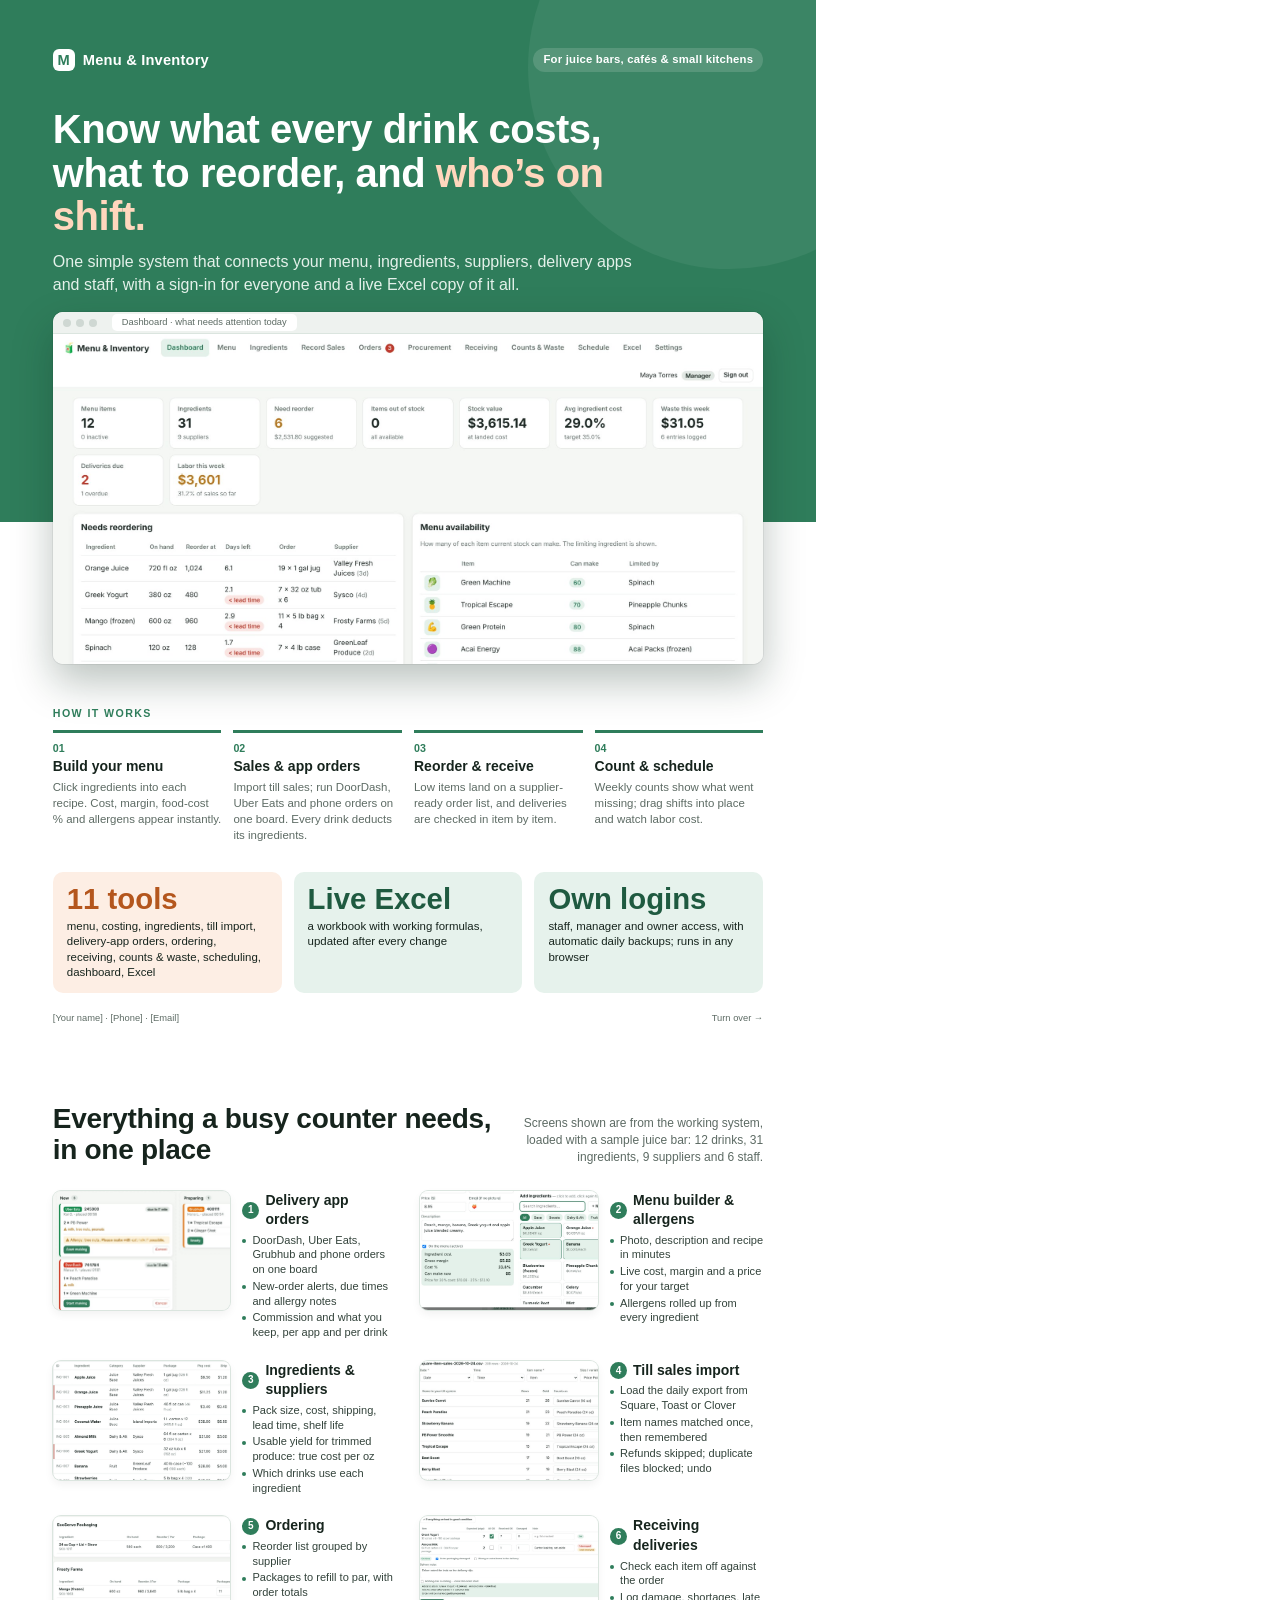
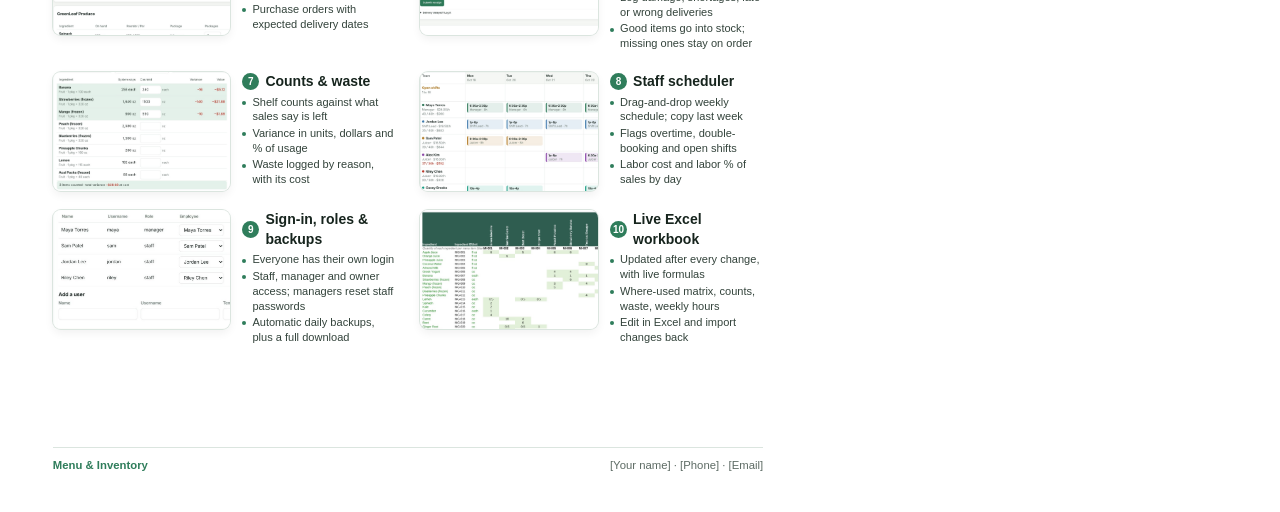
<file: docs/brochure/brochure.html>
<!doctype html>
<html lang="en">
<head>
<meta charset="utf-8">
<title>Menu &amp; Inventory brochure</title>
<style>
  @page { size: Letter; margin: 0; }
  :root {
    --green: #2f7d5b; --green-dark: #1f5a40; --green-soft: #e6f2ec; --ink: #16241d; --muted: #5d6b64;
    --line: #dbe5df; --peach: #f0884b; --peach-soft: #fdeee4;
  }
  * { box-sizing: border-box; margin: 0; padding: 0; }
  html { -webkit-print-color-adjust: exact; print-color-adjust: exact; }
  body { font-family: Inter, "Liberation Sans", sans-serif; color: var(--ink); font-size: 9.5pt; line-height: 1.4; }
  .page { width: 8.5in; height: 11in; position: relative; overflow: hidden; page-break-after: always; background: #fff; }
  .page:last-child { page-break-after: auto; }
  b, strong { font-weight: 650; }

  /* ---------- front ---------- */
  .hero { background: var(--green); color: #fff; padding: 0.5in 0.55in 2.35in; position: relative; }
  .hero::after { content: ""; position: absolute; right: -1.2in; top: -1.4in; width: 4.2in; height: 4.2in; border-radius: 50%;
    background: rgba(255,255,255,.06); }
  .brand { display: flex; align-items: center; gap: 8px; font-weight: 700; font-size: 11pt; letter-spacing: .2px; }
  .mark { width: 22px; height: 22px; border-radius: 6px; background: #fff; color: var(--green); display: grid; place-items: center;
    font-size: 11pt; font-weight: 800; }
  .tag { margin-left: auto; font-size: 8.5pt; font-weight: 600; background: rgba(255,255,255,.14); padding: 4px 10px; border-radius: 999px; }
  .hero h1 { font-family: "Inter Display", Inter, sans-serif; font-size: 30pt; line-height: 1.08; font-weight: 750; letter-spacing: -0.5px;
    margin-top: 0.38in; max-width: 6.6in; }
  .hero h1 em { font-style: normal; color: #ffd7bd; }
  .hero p.sub { font-size: 12pt; line-height: 1.45; margin-top: 12px; max-width: 6.1in; color: #e4f1ea; }

  .shot { position: absolute; left: 0.55in; right: 0.55in; top: 3.25in; border-radius: 10px; overflow: hidden; background: #fff;
    box-shadow: 0 18px 40px rgba(10, 40, 25, .28), 0 0 0 1px rgba(0,0,0,.06); }
  .shot .bar { height: 22px; background: #eef2ef; display: flex; align-items: center; gap: 5px; padding: 0 10px; border-bottom: 1px solid var(--line); }
  .shot .bar i { width: 8px; height: 8px; border-radius: 50%; background: #cfd8d3; display: block; }
  .shot .bar span { margin-left: 10px; font-size: 7pt; color: var(--muted); background: #fff; border-radius: 5px; padding: 2px 10px; }
  .shot img { display: block; width: 100%; }

  .front-body { position: absolute; left: 0.55in; right: 0.55in; top: 7.35in; }
  h2.kicker { font-size: 8pt; text-transform: uppercase; letter-spacing: 1.4px; color: var(--green); font-weight: 750; margin-bottom: 9px; }
  .steps { display: grid; grid-template-columns: repeat(4, 1fr); gap: 12px; }
  .step { border-top: 3px solid var(--green); padding-top: 8px; }
  .step .n { font-size: 8pt; font-weight: 800; color: var(--green); }
  .step h3 { font-size: 10.5pt; margin: 2px 0 3px; font-weight: 700; }
  .step p { font-size: 8.6pt; color: var(--muted); line-height: 1.38; }

  .stats { display: grid; grid-template-columns: repeat(3, 1fr); gap: 12px; margin-top: 0.3in; }
  .stat { background: var(--green-soft); border-radius: 10px; padding: 12px 14px; }
  .stat .v { font-family: "Inter Display", Inter, sans-serif; font-size: 22pt; font-weight: 750; color: var(--green-dark); line-height: 1.05; }
  .stat .l { font-size: 8.6pt; color: var(--ink); margin-top: 4px; line-height: 1.35; }
  .stat.peach { background: var(--peach-soft); }
  .stat.peach .v { color: #b4561d; }
  .foot { position: absolute; left: 0.55in; right: 0.55in; bottom: 0.32in; font-size: 7pt; color: var(--muted); display: flex; justify-content: space-between; }

  /* ---------- back ---------- */
  .back { padding: 0.5in 0.55in 0; }
  .back-head { display: flex; align-items: flex-end; justify-content: space-between; gap: 24px; }
  .back-head h1 { flex: none; }
  .back-head h1 { font-family: "Inter Display", Inter, sans-serif; font-size: 21pt; font-weight: 750; letter-spacing: -0.3px; line-height: 1.1; }
  .back-head p { font-size: 9pt; color: var(--muted); max-width: 2.7in; text-align: right; }
  .grid { display: grid; grid-template-columns: 1fr 1fr; gap: 0.2in 0.26in; margin-top: 0.26in; }
  .tile { display: grid; grid-template-columns: 1.85in 1fr; gap: 12px; align-items: start; }
  .tile .img { width: 1.85in; height: 1.24in; border-radius: 8px; overflow: hidden; box-shadow: 0 0 0 1px var(--line), 0 4px 10px rgba(0,0,0,.06); background: #f4f7f5; }
  .tile .img img { width: 100%; height: 100%; object-fit: cover; object-position: left top; display: block; }
  .tile h3 { font-size: 10.5pt; font-weight: 700; display: flex; align-items: center; gap: 6px; margin-bottom: 3px; }
  .tile h3 .n { display: inline-grid; place-items: center; width: 17px; height: 17px; border-radius: 50%; background: var(--green); color: #fff; font-size: 7.5pt; font-weight: 800; flex: none; }
  .tile ul { list-style: none; }
  .tile li { font-size: 8.3pt; line-height: 1.33; color: #33433b; padding-left: 10px; position: relative; margin-bottom: 2px; }
  .tile li::before { content: ""; position: absolute; left: 0; top: 0.55em; width: 4px; height: 4px; border-radius: 50%; background: var(--green); }

  .back-foot { position: absolute; left: 0.55in; right: 0.55in; bottom: 0.4in; padding-top: 10px; border-top: 1px solid var(--line);
    display: flex; justify-content: space-between; font-size: 8.5pt; color: var(--muted); }
  .back-foot span:first-child { font-weight: 700; color: var(--green); }
</style>
</head>
<body>

<!-- ================= FRONT ================= -->
<section class="page">
  <div class="hero">
    <div class="brand"><div class="mark">M</div> Menu &amp; Inventory <span class="tag">For juice bars, caf&eacute;s &amp; small kitchens</span></div>
    <h1>Know what every drink costs, what to reorder, and <em>who&rsquo;s on shift.</em></h1>
    <p class="sub">One simple system that connects your menu, ingredients, suppliers, delivery apps and staff, with a sign-in for everyone and a live Excel copy of it all.</p>
  </div>

  <div class="shot">
    <div class="bar"><i></i><i></i><i></i><span>Dashboard &middot; what needs attention today</span></div>
    <img src="img/hero.jpg" alt="Dashboard">
  </div>

  <div class="front-body">
    <h2 class="kicker">How it works</h2>
    <div class="steps">
      <div class="step"><div class="n">01</div><h3>Build your menu</h3><p>Click ingredients into each recipe. Cost, margin, food-cost % and allergens appear instantly.</p></div>
      <div class="step"><div class="n">02</div><h3>Sales &amp; app orders</h3><p>Import till sales; run DoorDash, Uber Eats and phone orders on one board. Every drink deducts its ingredients.</p></div>
      <div class="step"><div class="n">03</div><h3>Reorder &amp; receive</h3><p>Low items land on a supplier-ready order list, and deliveries are checked in item by item.</p></div>
      <div class="step"><div class="n">04</div><h3>Count &amp; schedule</h3><p>Weekly counts show what went missing; drag shifts into place and watch labor cost.</p></div>
    </div>

    <div class="stats">
      <div class="stat peach"><div class="v">11 tools</div><div class="l">menu, costing, ingredients, till import, delivery-app orders, ordering, receiving, counts &amp; waste, scheduling, dashboard, Excel</div></div>
      <div class="stat"><div class="v">Live Excel</div><div class="l">a workbook with working formulas, updated after every change</div></div>
      <div class="stat"><div class="v">Own logins</div><div class="l">staff, manager and owner access, with automatic daily backups; runs in any browser</div></div>
    </div>
  </div>

  <div class="foot"><span>[Your name] &middot; [Phone] &middot; [Email]</span><span>Turn over &rarr;</span></div>
</section>

<!-- ================= BACK ================= -->
<section class="page">
  <div class="back">
    <div class="back-head">
      <h1>Everything a busy counter needs,<br>in one place</h1>
      <p>Screens shown are from the working system, loaded with a sample juice bar: 12 drinks, 31 ingredients, 9 suppliers and 6 staff.</p>
    </div>

    <div class="grid">
      <div class="tile"><div class="img"><img src="img/orders.jpg" alt=""></div><div>
        <h3><span class="n">1</span>Delivery app orders</h3>
        <ul><li>DoorDash, Uber Eats, Grubhub and phone orders on one board</li><li>New-order alerts, due times and allergy notes</li><li>Commission and what you keep, per app and per drink</li></ul></div></div>

      <div class="tile"><div class="img"><img src="img/builder.jpg" alt=""></div><div>
        <h3><span class="n">2</span>Menu builder &amp; allergens</h3>
        <ul><li>Photo, description and recipe in minutes</li><li>Live cost, margin and a price for your target</li><li>Allergens rolled up from every ingredient</li></ul></div></div>

      <div class="tile"><div class="img"><img src="img/ingredients.jpg" alt=""></div><div>
        <h3><span class="n">3</span>Ingredients &amp; suppliers</h3>
        <ul><li>Pack size, cost, shipping, lead time, shelf life</li><li>Usable yield for trimmed produce: true cost per oz</li><li>Which drinks use each ingredient</li></ul></div></div>

      <div class="tile"><div class="img"><img src="img/import.jpg" alt=""></div><div>
        <h3><span class="n">4</span>Till sales import</h3>
        <ul><li>Load the daily export from Square, Toast or Clover</li><li>Item names matched once, then remembered</li><li>Refunds skipped; duplicate files blocked; undo</li></ul></div></div>

      <div class="tile"><div class="img"><img src="img/procurement.jpg" alt=""></div><div>
        <h3><span class="n">5</span>Ordering</h3>
        <ul><li>Reorder list grouped by supplier</li><li>Packages to refill to par, with order totals</li><li>Purchase orders with expected delivery dates</li></ul></div></div>

      <div class="tile"><div class="img"><img src="img/receiving.jpg" alt=""></div><div>
        <h3><span class="n">6</span>Receiving deliveries</h3>
        <ul><li>Check each item off against the order</li><li>Log damage, shortages, late or wrong deliveries</li><li>Good items go into stock; missing ones stay on order</li></ul></div></div>

      <div class="tile"><div class="img"><img src="img/count.jpg" alt=""></div><div>
        <h3><span class="n">7</span>Counts &amp; waste</h3>
        <ul><li>Shelf counts against what sales say is left</li><li>Variance in units, dollars and % of usage</li><li>Waste logged by reason, with its cost</li></ul></div></div>

      <div class="tile"><div class="img"><img src="img/schedule.jpg" alt=""></div><div>
        <h3><span class="n">8</span>Staff scheduler</h3>
        <ul><li>Drag-and-drop weekly schedule; copy last week</li><li>Flags overtime, double-booking and open shifts</li><li>Labor cost and labor % of sales by day</li></ul></div></div>

      <div class="tile"><div class="img"><img src="img/users.jpg" alt=""></div><div>
        <h3><span class="n">9</span>Sign-in, roles &amp; backups</h3>
        <ul><li>Everyone has their own login</li><li>Staff, manager and owner access; managers reset staff passwords</li><li>Automatic daily backups, plus a full download</li></ul></div></div>

      <div class="tile"><div class="img"><img src="img/excel.jpg" alt=""></div><div>
        <h3><span class="n">10</span>Live Excel workbook</h3>
        <ul><li>Updated after every change, with live formulas</li><li>Where-used matrix, counts, waste, weekly hours</li><li>Edit in Excel and import changes back</li></ul></div></div>
    </div>
  </div>

  <div class="back-foot"><span>Menu &amp; Inventory</span><span>[Your name] &middot; [Phone] &middot; [Email]</span></div>
</section>

</body>
</html>
</file>
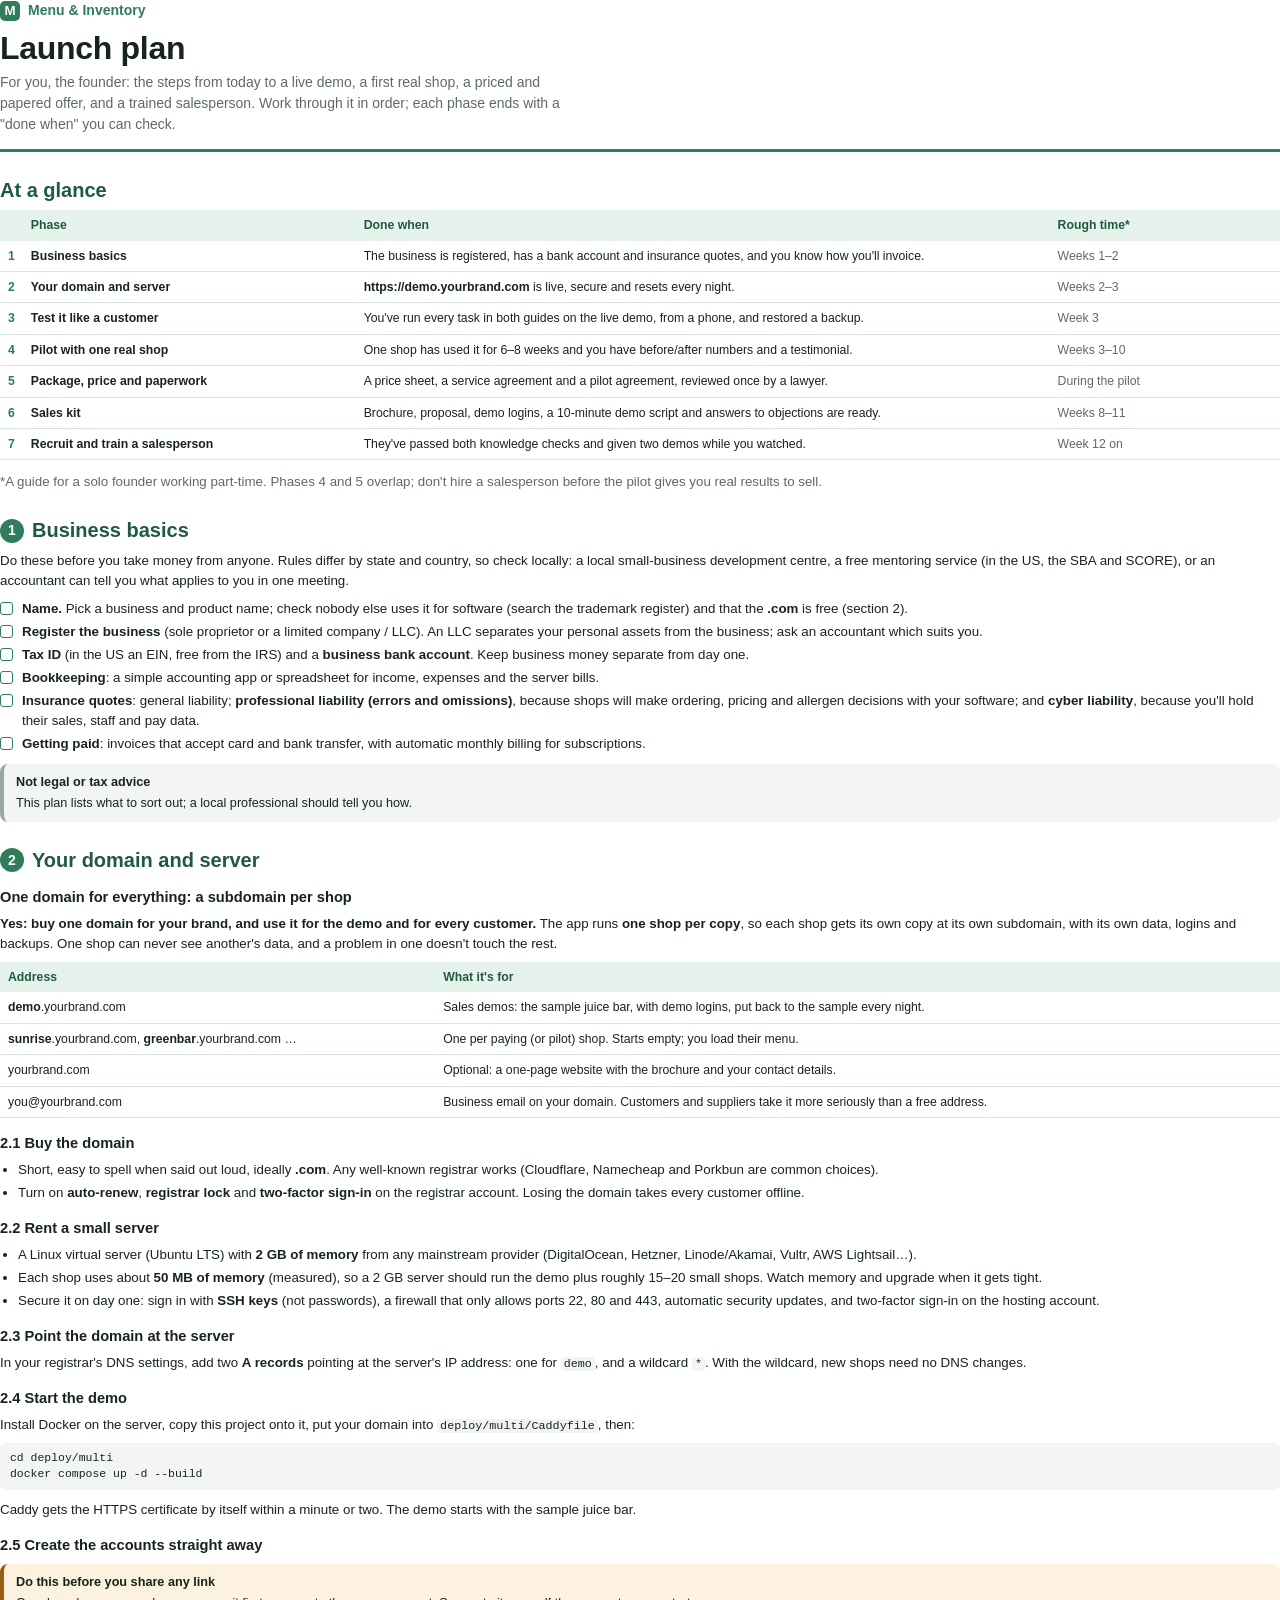
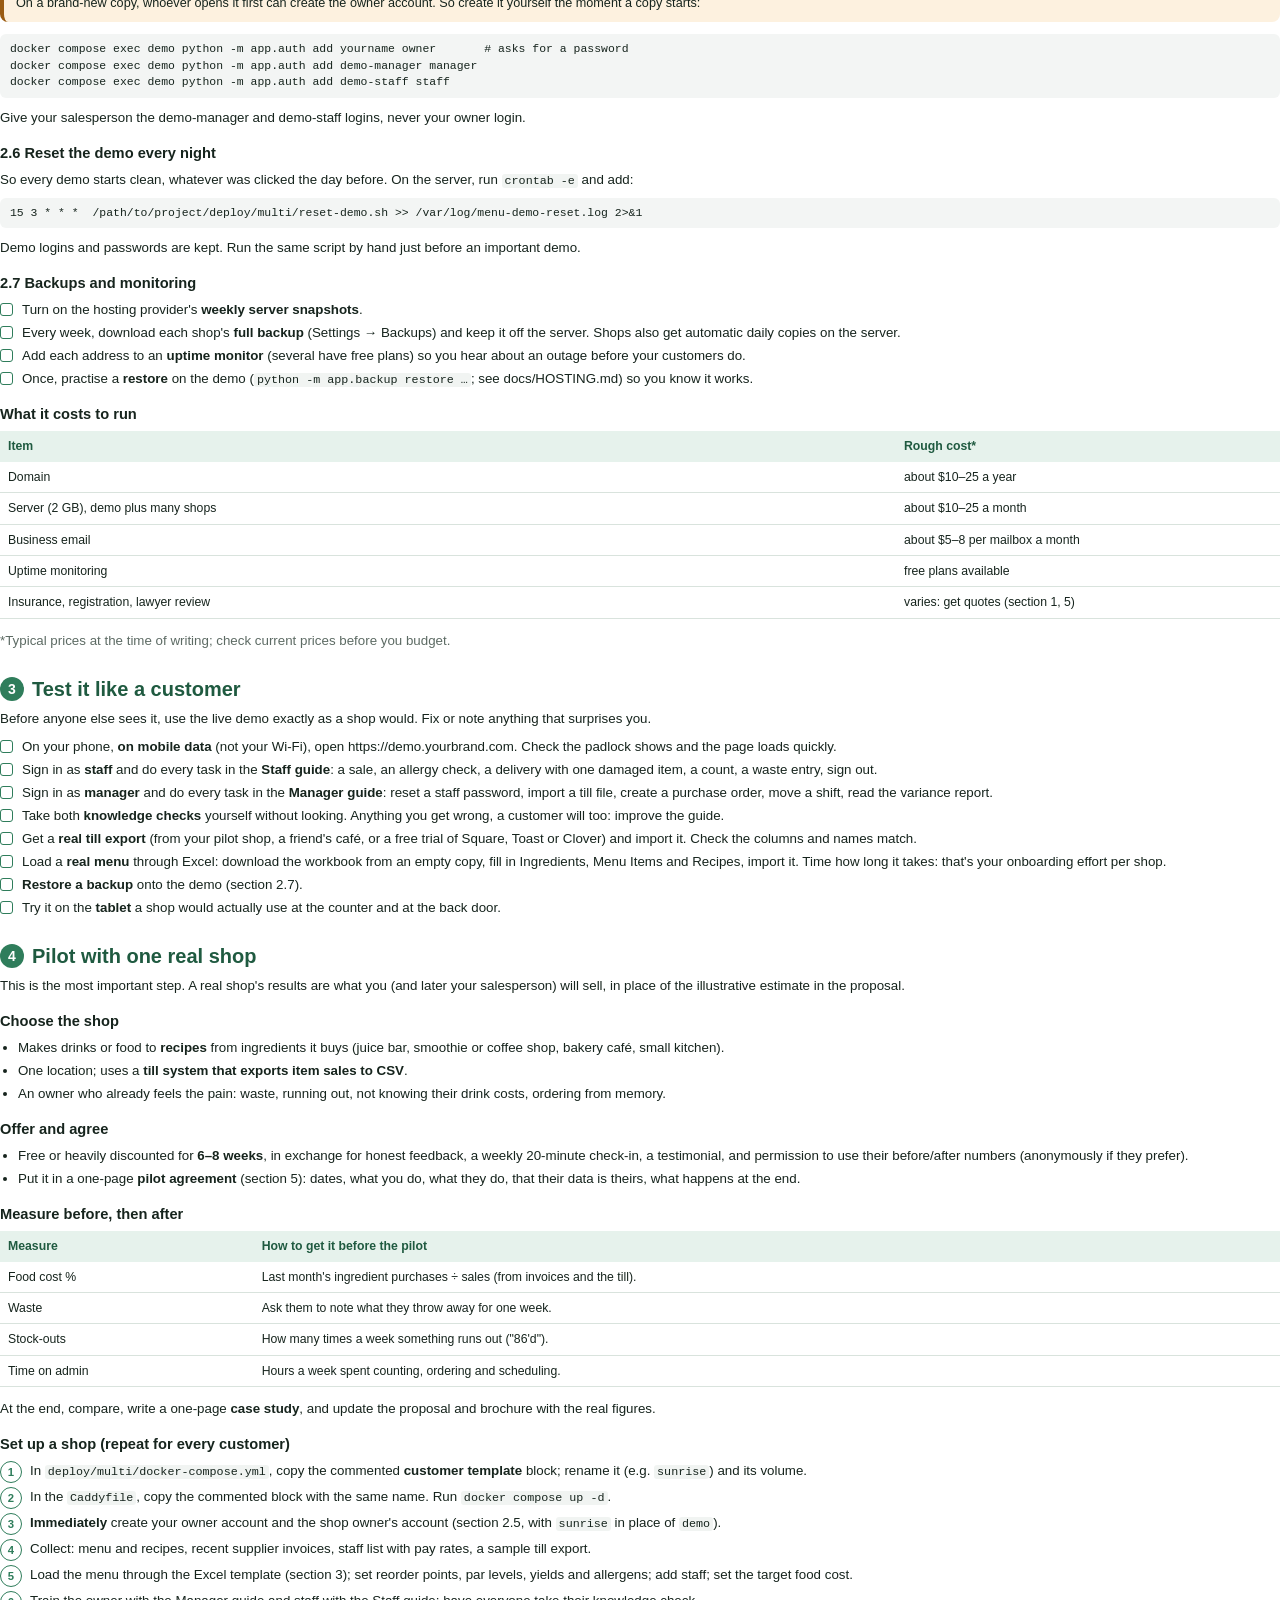
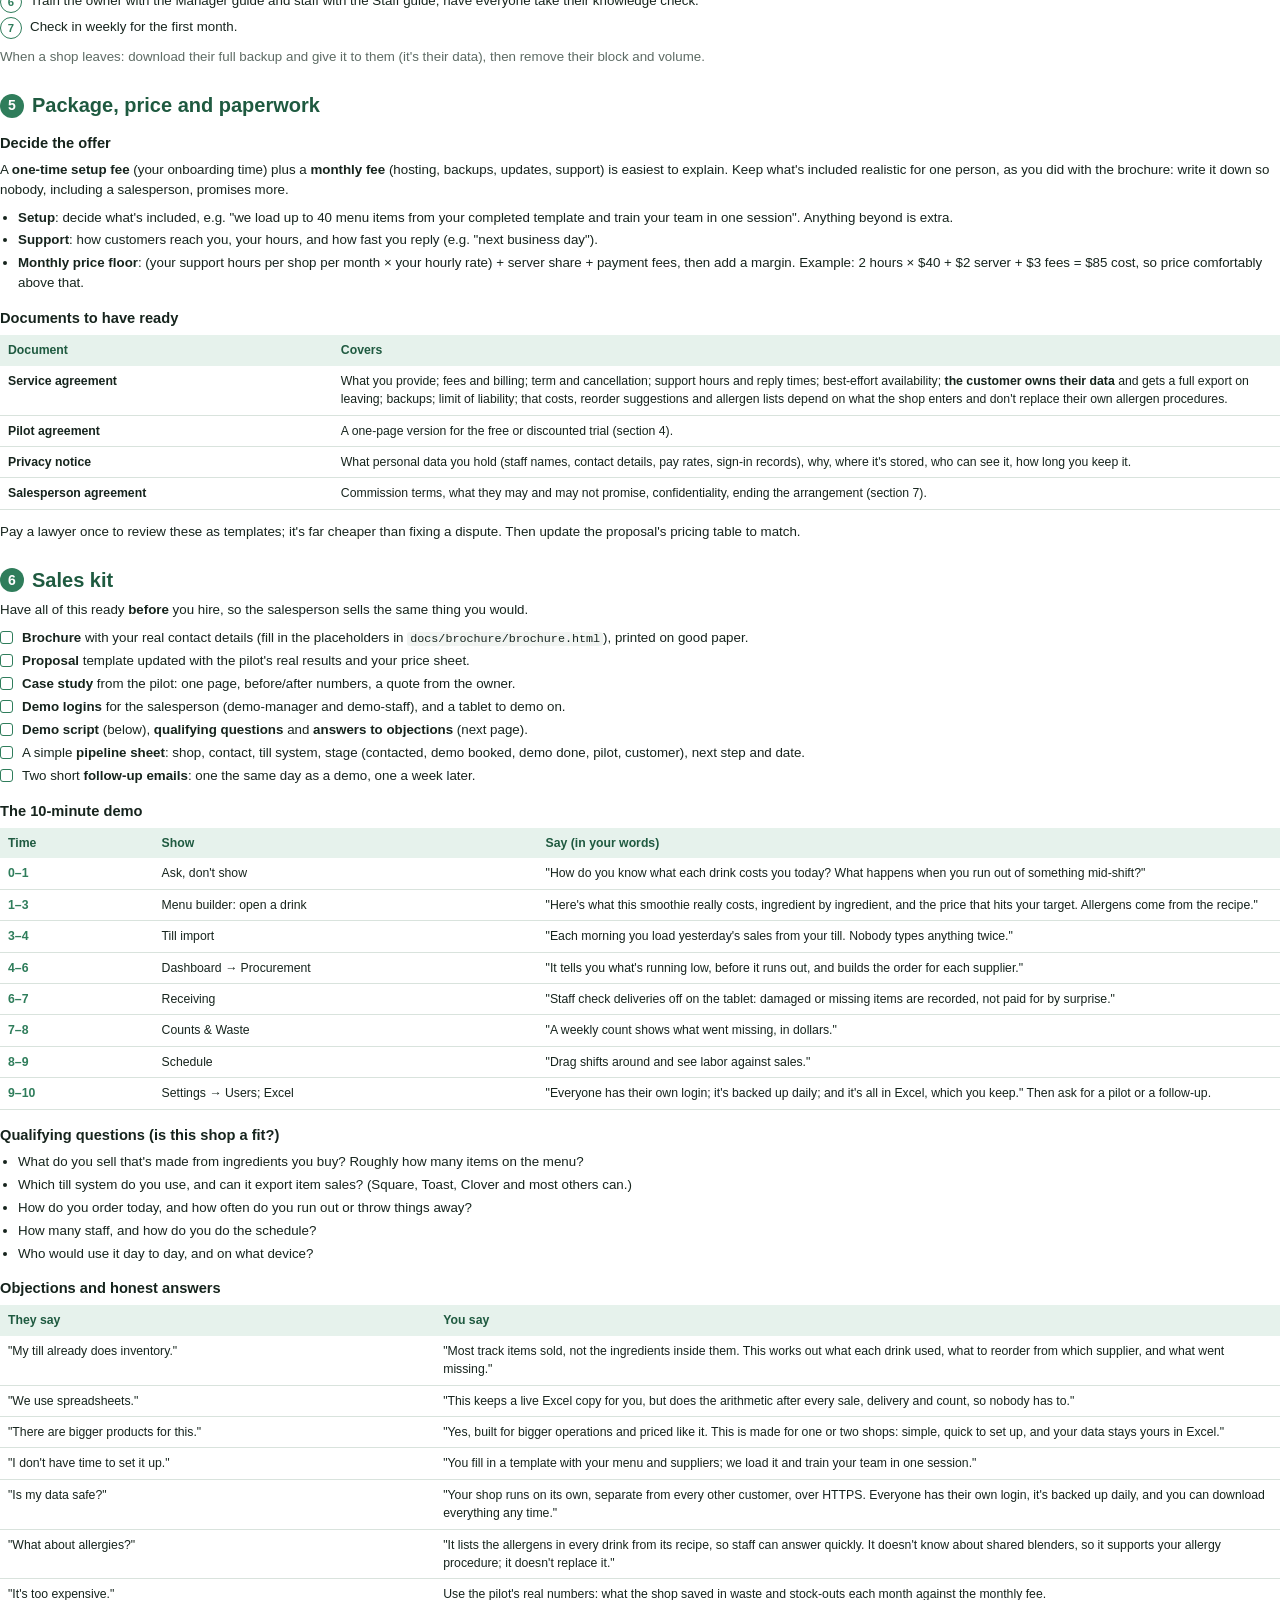
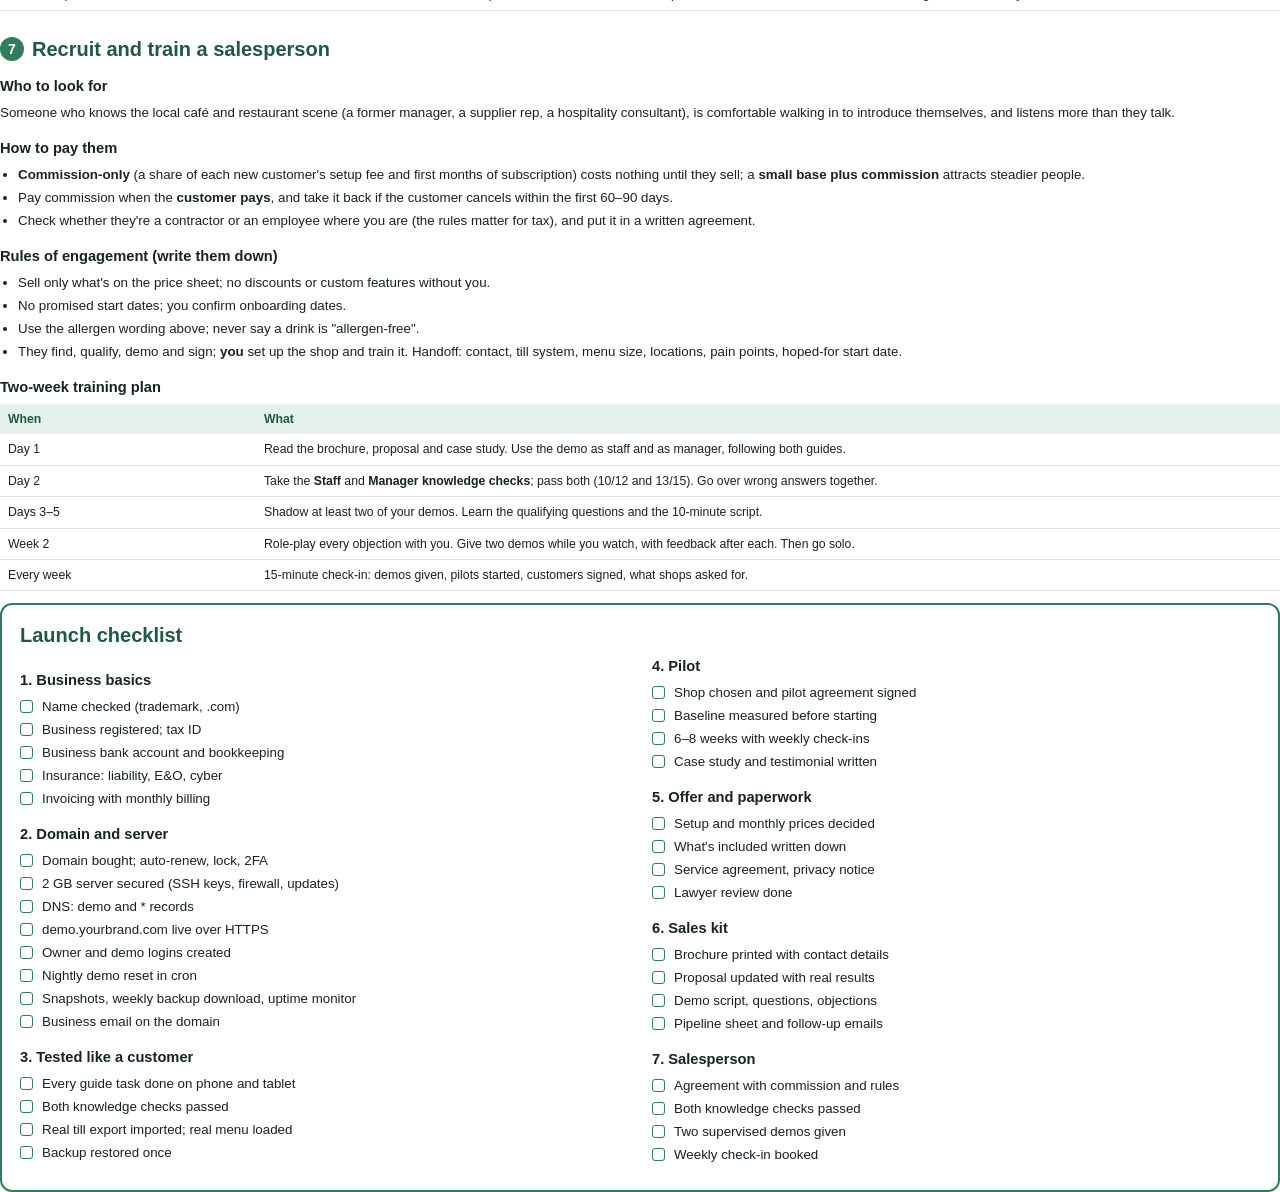
<file: docs/launch/launch-plan.html>
<!doctype html>
<html lang="en">
<head>
<meta charset="utf-8">
<title>Launch Plan · Menu &amp; Inventory</title>
<link rel="stylesheet" href="../manuals/manual.css">
<style>
  :root { --doc-title: "Menu & Inventory · Launch plan (for the founder)"; }
  .phase td:first-child { width: 22px; font-weight: 800; color: var(--green); }
  .phase td:nth-child(2) { width: 26%; font-weight: 650; }
  .phase td:last-child { width: 18%; color: var(--muted); }
  pre { background: #f3f5f4; border-radius: 6px; padding: 7px 10px; font: 8.6pt/1.45 "JetBrains Mono", monospace; white-space: pre-wrap;
    margin: 4px 0 10px; break-inside: avoid; }
  code { font: 8.8pt "JetBrains Mono", monospace; background: #f1f4f2; padding: 0 3px; border-radius: 3px; }
  .script td:first-child { width: 12%; font-weight: 650; color: var(--green); white-space: nowrap; }
  .script td:nth-child(2) { width: 30%; }
</style>
</head>
<body>

<div class="cover">
  <div class="brand"><span class="mark">M</span> Menu &amp; Inventory</div>
  <h1>Launch plan</h1>
  <p>For you, the founder: the steps from today to a live demo, a first real shop, a priced and papered offer,
    and a trained salesperson. Work through it in order; each phase ends with a "done when" you can check.</p>
</div>

<section>
  <h2>At a glance</h2>
  <table class="phase">
    <tr><th></th><th>Phase</th><th>Done when</th><th>Rough time*</th></tr>
    <tr><td>1</td><td>Business basics</td><td>The business is registered, has a bank account and insurance quotes, and you know how you'll invoice.</td><td>Weeks 1–2</td></tr>
    <tr><td>2</td><td>Your domain and server</td><td><b>https://demo.yourbrand.com</b> is live, secure and resets every night.</td><td>Weeks 2–3</td></tr>
    <tr><td>3</td><td>Test it like a customer</td><td>You've run every task in both guides on the live demo, from a phone, and restored a backup.</td><td>Week 3</td></tr>
    <tr><td>4</td><td>Pilot with one real shop</td><td>One shop has used it for 6–8 weeks and you have before/after numbers and a testimonial.</td><td>Weeks 3–10</td></tr>
    <tr><td>5</td><td>Package, price and paperwork</td><td>A price sheet, a service agreement and a pilot agreement, reviewed once by a lawyer.</td><td>During the pilot</td></tr>
    <tr><td>6</td><td>Sales kit</td><td>Brochure, proposal, demo logins, a 10-minute demo script and answers to objections are ready.</td><td>Weeks 8–11</td></tr>
    <tr><td>7</td><td>Recruit and train a salesperson</td><td>They've passed both knowledge checks and given two demos while you watched.</td><td>Week 12 on</td></tr>
  </table>
  <p class="lead">*A guide for a solo founder working part-time. Phases 4 and 5 overlap; don't hire a salesperson before the pilot gives you real results to sell.</p>
</section>

<section>
  <h2><span class="num">1</span>Business basics</h2>
  <p>Do these before you take money from anyone. Rules differ by state and country, so check locally: a local small-business development
    centre, a free mentoring service (in the US, the SBA and SCORE), or an accountant can tell you what applies to you in one meeting.</p>
  <ul class="check">
    <li><b>Name.</b> Pick a business and product name; check nobody else uses it for software (search the trademark register) and that the <b>.com</b> is free (section 2).</li>
    <li><b>Register the business</b> (sole proprietor or a limited company / LLC). An LLC separates your personal assets from the business; ask an accountant which suits you.</li>
    <li><b>Tax ID</b> (in the US an EIN, free from the IRS) and a <b>business bank account</b>. Keep business money separate from day one.</li>
    <li><b>Bookkeeping</b>: a simple accounting app or spreadsheet for income, expenses and the server bills.</li>
    <li><b>Insurance quotes</b>: general liability; <b>professional liability (errors and omissions)</b>, because shops will make ordering, pricing and
      allergen decisions with your software; and <b>cyber liability</b>, because you'll hold their sales, staff and pay data.</li>
    <li><b>Getting paid</b>: invoices that accept card and bank transfer, with automatic monthly billing for subscriptions.</li>
  </ul>
  <div class="note"><b>Not legal or tax advice</b> This plan lists what to sort out; a local professional should tell you how.</div>
</section>

<section>
  <h2><span class="num">2</span>Your domain and server</h2>
  <h3>One domain for everything: a subdomain per shop</h3>
  <p><b>Yes: buy one domain for your brand, and use it for the demo and for every customer.</b> The app runs <b>one shop per copy</b>, so each
    shop gets its own copy at its own subdomain, with its own data, logins and backups. One shop can never see another's data, and a problem in one doesn't touch the rest.</p>
  <table>
    <tr><th style="width:34%">Address</th><th>What it's for</th></tr>
    <tr><td><b>demo</b>.yourbrand.com</td><td>Sales demos: the sample juice bar, with demo logins, put back to the sample every night.</td></tr>
    <tr><td><b>sunrise</b>.yourbrand.com, <b>greenbar</b>.yourbrand.com …</td><td>One per paying (or pilot) shop. Starts empty; you load their menu.</td></tr>
    <tr><td>yourbrand.com</td><td>Optional: a one-page website with the brochure and your contact details.</td></tr>
    <tr><td>you@yourbrand.com</td><td>Business email on your domain. Customers and suppliers take it more seriously than a free address.</td></tr>
  </table>

  <h3>2.1 Buy the domain</h3>
  <ul>
    <li>Short, easy to spell when said out loud, ideally <b>.com</b>. Any well-known registrar works (Cloudflare, Namecheap and Porkbun are common choices).</li>
    <li>Turn on <b>auto-renew</b>, <b>registrar lock</b> and <b>two-factor sign-in</b> on the registrar account. Losing the domain takes every customer offline.</li>
  </ul>

  <h3>2.2 Rent a small server</h3>
  <ul>
    <li>A Linux virtual server (Ubuntu LTS) with <b>2 GB of memory</b> from any mainstream provider (DigitalOcean, Hetzner, Linode/Akamai, Vultr, AWS Lightsail…).</li>
    <li>Each shop uses about <b>50 MB of memory</b> (measured), so a 2 GB server should run the demo plus roughly 15–20 small shops. Watch memory and upgrade when it gets tight.</li>
    <li>Secure it on day one: sign in with <b>SSH keys</b> (not passwords), a firewall that only allows ports 22, 80 and 443, automatic security updates, and two-factor sign-in on the hosting account.</li>
  </ul>

  <h3>2.3 Point the domain at the server</h3>
  <p>In your registrar's DNS settings, add two <b>A records</b> pointing at the server's IP address: one for <code>demo</code>, and a wildcard
    <code>*</code>. With the wildcard, new shops need no DNS changes.</p>

  <h3>2.4 Start the demo</h3>
  <p>Install Docker on the server, copy this project onto it, put your domain into <code>deploy/multi/Caddyfile</code>, then:</p>
<pre>cd deploy/multi
docker compose up -d --build</pre>
  <p>Caddy gets the HTTPS certificate by itself within a minute or two. The demo starts with the sample juice bar.</p>

  <h3>2.5 Create the accounts straight away</h3>
  <div class="warn"><b>Do this before you share any link</b> On a brand-new copy, whoever opens it first can create the owner account. So create it yourself
    the moment a copy starts:</div>
<pre>docker compose exec demo python -m app.auth add yourname owner       # asks for a password
docker compose exec demo python -m app.auth add demo-manager manager
docker compose exec demo python -m app.auth add demo-staff staff</pre>
  <p>Give your salesperson the demo-manager and demo-staff logins, never your owner login.</p>

  <h3>2.6 Reset the demo every night</h3>
  <p>So every demo starts clean, whatever was clicked the day before. On the server, run <code>crontab -e</code> and add:</p>
<pre>15 3 * * *  /path/to/project/deploy/multi/reset-demo.sh >> /var/log/menu-demo-reset.log 2>&1</pre>
  <p>Demo logins and passwords are kept. Run the same script by hand just before an important demo.</p>

  <h3>2.7 Backups and monitoring</h3>
  <ul class="check">
    <li>Turn on the hosting provider's <b>weekly server snapshots</b>.</li>
    <li>Every week, download each shop's <b>full backup</b> (Settings → Backups) and keep it off the server. Shops also get automatic daily copies on the server.</li>
    <li>Add each address to an <b>uptime monitor</b> (several have free plans) so you hear about an outage before your customers do.</li>
    <li>Once, practise a <b>restore</b> on the demo (<code>python -m app.backup restore …</code>; see docs/HOSTING.md) so you know it works.</li>
  </ul>

  <h3>What it costs to run</h3>
  <table>
    <tr><th>Item</th><th style="width:30%">Rough cost*</th></tr>
    <tr><td>Domain</td><td>about $10–25 a year</td></tr>
    <tr><td>Server (2 GB), demo plus many shops</td><td>about $10–25 a month</td></tr>
    <tr><td>Business email</td><td>about $5–8 per mailbox a month</td></tr>
    <tr><td>Uptime monitoring</td><td>free plans available</td></tr>
    <tr><td>Insurance, registration, lawyer review</td><td>varies: get quotes (section 1, 5)</td></tr>
  </table>
  <p class="lead">*Typical prices at the time of writing; check current prices before you budget.</p>
</section>

<section>
  <h2><span class="num">3</span>Test it like a customer</h2>
  <p>Before anyone else sees it, use the live demo exactly as a shop would. Fix or note anything that surprises you.</p>
  <ul class="check">
    <li>On your phone, <b>on mobile data</b> (not your Wi-Fi), open https://demo.yourbrand.com. Check the padlock shows and the page loads quickly.</li>
    <li>Sign in as <b>staff</b> and do every task in the <b>Staff guide</b>: a sale, an allergy check, a delivery with one damaged item, a count, a waste entry, sign out.</li>
    <li>Sign in as <b>manager</b> and do every task in the <b>Manager guide</b>: reset a staff password, import a till file, create a purchase order, move a shift, read the variance report.</li>
    <li>Take both <b>knowledge checks</b> yourself without looking. Anything you get wrong, a customer will too: improve the guide.</li>
    <li>Get a <b>real till export</b> (from your pilot shop, a friend's café, or a free trial of Square, Toast or Clover) and import it. Check the columns and names match.</li>
    <li>Load a <b>real menu</b> through Excel: download the workbook from an empty copy, fill in Ingredients, Menu Items and Recipes, import it. Time how long it takes: that's your onboarding effort per shop.</li>
    <li><b>Restore a backup</b> onto the demo (section 2.7).</li>
    <li>Try it on the <b>tablet</b> a shop would actually use at the counter and at the back door.</li>
  </ul>
</section>

<section>
  <h2><span class="num">4</span>Pilot with one real shop</h2>
  <p>This is the most important step. A real shop's results are what you (and later your salesperson) will sell, in place of the illustrative estimate in the proposal.</p>
  <h3>Choose the shop</h3>
  <ul>
    <li>Makes drinks or food to <b>recipes</b> from ingredients it buys (juice bar, smoothie or coffee shop, bakery café, small kitchen).</li>
    <li>One location; uses a <b>till system that exports item sales to CSV</b>.</li>
    <li>An owner who already feels the pain: waste, running out, not knowing their drink costs, ordering from memory.</li>
  </ul>
  <h3>Offer and agree</h3>
  <ul>
    <li>Free or heavily discounted for <b>6–8 weeks</b>, in exchange for honest feedback, a weekly 20-minute check-in, a testimonial, and permission to use their before/after numbers (anonymously if they prefer).</li>
    <li>Put it in a one-page <b>pilot agreement</b> (section 5): dates, what you do, what they do, that their data is theirs, what happens at the end.</li>
  </ul>
  <h3>Measure before, then after</h3>
  <table>
    <tr><th>Measure</th><th>How to get it before the pilot</th></tr>
    <tr><td>Food cost %</td><td>Last month's ingredient purchases ÷ sales (from invoices and the till).</td></tr>
    <tr><td>Waste</td><td>Ask them to note what they throw away for one week.</td></tr>
    <tr><td>Stock-outs</td><td>How many times a week something runs out ("86'd").</td></tr>
    <tr><td>Time on admin</td><td>Hours a week spent counting, ordering and scheduling.</td></tr>
  </table>
  <p>At the end, compare, write a one-page <b>case study</b>, and update the proposal and brochure with the real figures.</p>
  <h3>Set up a shop (repeat for every customer)</h3>
  <ol class="steps">
    <li>In <code>deploy/multi/docker-compose.yml</code>, copy the commented <b>customer template</b> block; rename it (e.g. <code>sunrise</code>) and its volume.</li>
    <li>In the <code>Caddyfile</code>, copy the commented block with the same name. Run <code>docker compose up -d</code>.</li>
    <li><b>Immediately</b> create your owner account and the shop owner's account (section 2.5, with <code>sunrise</code> in place of <code>demo</code>).</li>
    <li>Collect: menu and recipes, recent supplier invoices, staff list with pay rates, a sample till export.</li>
    <li>Load the menu through the Excel template (section 3); set reorder points, par levels, yields and allergens; add staff; set the target food cost.</li>
    <li>Train the owner with the Manager guide and staff with the Staff guide; have everyone take their knowledge check.</li>
    <li>Check in weekly for the first month.</li>
  </ol>
  <p class="lead">When a shop leaves: download their full backup and give it to them (it's their data), then remove their block and volume.</p>
</section>

<section>
  <h2><span class="num">5</span>Package, price and paperwork</h2>
  <h3>Decide the offer</h3>
  <p>A <b>one-time setup fee</b> (your onboarding time) plus a <b>monthly fee</b> (hosting, backups, updates, support) is easiest to explain.
    Keep what's included realistic for one person, as you did with the brochure: write it down so nobody, including a salesperson, promises more.</p>
  <ul>
    <li><b>Setup</b>: decide what's included, e.g. "we load up to 40 menu items from your completed template and train your team in one session". Anything beyond is extra.</li>
    <li><b>Support</b>: how customers reach you, your hours, and how fast you reply (e.g. "next business day").</li>
    <li><b>Monthly price floor</b>: (your support hours per shop per month × your hourly rate) + server share + payment fees, then add a margin. Example: 2 hours × $40 + $2 server + $3 fees = $85 cost, so price comfortably above that.</li>
  </ul>
  <h3>Documents to have ready</h3>
  <table>
    <tr><th style="width:26%">Document</th><th>Covers</th></tr>
    <tr><td><b>Service agreement</b></td><td>What you provide; fees and billing; term and cancellation; support hours and reply times; best-effort availability;
      <b>the customer owns their data</b> and gets a full export on leaving; backups; limit of liability; that costs, reorder suggestions and allergen lists depend on what the shop enters
      and don't replace their own allergen procedures.</td></tr>
    <tr><td><b>Pilot agreement</b></td><td>A one-page version for the free or discounted trial (section 4).</td></tr>
    <tr><td><b>Privacy notice</b></td><td>What personal data you hold (staff names, contact details, pay rates, sign-in records), why, where it's stored, who can see it, how long you keep it.</td></tr>
    <tr><td><b>Salesperson agreement</b></td><td>Commission terms, what they may and may not promise, confidentiality, ending the arrangement (section 7).</td></tr>
  </table>
  <p>Pay a lawyer once to review these as templates; it's far cheaper than fixing a dispute. Then update the proposal's pricing table to match.</p>
</section>

<section>
  <h2><span class="num">6</span>Sales kit</h2>
  <p>Have all of this ready <b>before</b> you hire, so the salesperson sells the same thing you would.</p>
  <ul class="check">
    <li><b>Brochure</b> with your real contact details (fill in the placeholders in <code>docs/brochure/brochure.html</code>), printed on good paper.</li>
    <li><b>Proposal</b> template updated with the pilot's real results and your price sheet.</li>
    <li><b>Case study</b> from the pilot: one page, before/after numbers, a quote from the owner.</li>
    <li><b>Demo logins</b> for the salesperson (demo-manager and demo-staff), and a tablet to demo on.</li>
    <li><b>Demo script</b> (below), <b>qualifying questions</b> and <b>answers to objections</b> (next page).</li>
    <li>A simple <b>pipeline sheet</b>: shop, contact, till system, stage (contacted, demo booked, demo done, pilot, customer), next step and date.</li>
    <li>Two short <b>follow-up emails</b>: one the same day as a demo, one a week later.</li>
  </ul>
  <h3>The 10-minute demo</h3>
  <table class="script">
    <tr><th>Time</th><th>Show</th><th>Say (in your words)</th></tr>
    <tr><td>0–1</td><td>Ask, don't show</td><td>"How do you know what each drink costs you today? What happens when you run out of something mid-shift?"</td></tr>
    <tr><td>1–3</td><td>Menu builder: open a drink</td><td>"Here's what this smoothie really costs, ingredient by ingredient, and the price that hits your target. Allergens come from the recipe."</td></tr>
    <tr><td>3–4</td><td>Till import</td><td>"Each morning you load yesterday's sales from your till. Nobody types anything twice."</td></tr>
    <tr><td>4–6</td><td>Dashboard → Procurement</td><td>"It tells you what's running low, before it runs out, and builds the order for each supplier."</td></tr>
    <tr><td>6–7</td><td>Receiving</td><td>"Staff check deliveries off on the tablet: damaged or missing items are recorded, not paid for by surprise."</td></tr>
    <tr><td>7–8</td><td>Counts &amp; Waste</td><td>"A weekly count shows what went missing, in dollars."</td></tr>
    <tr><td>8–9</td><td>Schedule</td><td>"Drag shifts around and see labor against sales."</td></tr>
    <tr><td>9–10</td><td>Settings → Users; Excel</td><td>"Everyone has their own login; it's backed up daily; and it's all in Excel, which you keep." Then ask for a pilot or a follow-up.</td></tr>
  </table>
</section>

<section>
  <h3>Qualifying questions (is this shop a fit?)</h3>
  <ul>
    <li>What do you sell that's made from ingredients you buy? Roughly how many items on the menu?</li>
    <li>Which till system do you use, and can it export item sales? (Square, Toast, Clover and most others can.)</li>
    <li>How do you order today, and how often do you run out or throw things away?</li>
    <li>How many staff, and how do you do the schedule?</li>
    <li>Who would use it day to day, and on what device?</li>
  </ul>
  <h3>Objections and honest answers</h3>
  <table>
    <tr><th style="width:34%">They say</th><th>You say</th></tr>
    <tr><td>"My till already does inventory."</td><td>"Most track items sold, not the ingredients inside them. This works out what each drink used, what to reorder from which supplier, and what went missing."</td></tr>
    <tr><td>"We use spreadsheets."</td><td>"This keeps a live Excel copy for you, but does the arithmetic after every sale, delivery and count, so nobody has to."</td></tr>
    <tr><td>"There are bigger products for this."</td><td>"Yes, built for bigger operations and priced like it. This is made for one or two shops: simple, quick to set up, and your data stays yours in Excel."</td></tr>
    <tr><td>"I don't have time to set it up."</td><td>"You fill in a template with your menu and suppliers; we load it and train your team in one session."</td></tr>
    <tr><td>"Is my data safe?"</td><td>"Your shop runs on its own, separate from every other customer, over HTTPS. Everyone has their own login, it's backed up daily, and you can download everything any time."</td></tr>
    <tr><td>"What about allergies?"</td><td>"It lists the allergens in every drink from its recipe, so staff can answer quickly. It doesn't know about shared blenders, so it supports your allergy procedure; it doesn't replace it."</td></tr>
    <tr><td>"It's too expensive."</td><td>Use the pilot's real numbers: what the shop saved in waste and stock-outs each month against the monthly fee.</td></tr>
  </table>
</section>

<section>
  <h2><span class="num">7</span>Recruit and train a salesperson</h2>
  <h3>Who to look for</h3>
  <p>Someone who knows the local café and restaurant scene (a former manager, a supplier rep, a hospitality consultant), is comfortable walking in to introduce themselves, and listens more than they talk.</p>
  <h3>How to pay them</h3>
  <ul>
    <li><b>Commission-only</b> (a share of each new customer's setup fee and first months of subscription) costs nothing until they sell; a <b>small base plus commission</b> attracts steadier people.</li>
    <li>Pay commission when the <b>customer pays</b>, and take it back if the customer cancels within the first 60–90 days.</li>
    <li>Check whether they're a contractor or an employee where you are (the rules matter for tax), and put it in a written agreement.</li>
  </ul>
  <h3>Rules of engagement (write them down)</h3>
  <ul>
    <li>Sell only what's on the price sheet; no discounts or custom features without you.</li>
    <li>No promised start dates; you confirm onboarding dates.</li>
    <li>Use the allergen wording above; never say a drink is "allergen-free".</li>
    <li>They find, qualify, demo and sign; <b>you</b> set up the shop and train it. Handoff: contact, till system, menu size, locations, pain points, hoped-for start date.</li>
  </ul>
  <h3>Two-week training plan</h3>
  <table>
    <tr><th style="width:20%">When</th><th>What</th></tr>
    <tr><td>Day 1</td><td>Read the brochure, proposal and case study. Use the demo as staff and as manager, following both guides.</td></tr>
    <tr><td>Day 2</td><td>Take the <b>Staff</b> and <b>Manager knowledge checks</b>; pass both (10/12 and 13/15). Go over wrong answers together.</td></tr>
    <tr><td>Days 3–5</td><td>Shadow at least two of your demos. Learn the qualifying questions and the 10-minute script.</td></tr>
    <tr><td>Week 2</td><td>Role-play every objection with you. Give two demos while you watch, with feedback after each. Then go solo.</td></tr>
    <tr><td>Every week</td><td>15-minute check-in: demos given, pilots started, customers signed, what shops asked for.</td></tr>
  </table>
</section>

<section class="newpage card-ref">
  <h2>Launch checklist</h2>
  <div class="cols">
    <div>
      <h3>1. Business basics</h3>
      <ul class="check">
        <li>Name checked (trademark, .com)</li>
        <li>Business registered; tax ID</li>
        <li>Business bank account and bookkeeping</li>
        <li>Insurance: liability, E&amp;O, cyber</li>
        <li>Invoicing with monthly billing</li>
      </ul>
      <h3>2. Domain and server</h3>
      <ul class="check">
        <li>Domain bought; auto-renew, lock, 2FA</li>
        <li>2 GB server secured (SSH keys, firewall, updates)</li>
        <li>DNS: demo and * records</li>
        <li>demo.yourbrand.com live over HTTPS</li>
        <li>Owner and demo logins created</li>
        <li>Nightly demo reset in cron</li>
        <li>Snapshots, weekly backup download, uptime monitor</li>
        <li>Business email on the domain</li>
      </ul>
      <h3>3. Tested like a customer</h3>
      <ul class="check">
        <li>Every guide task done on phone and tablet</li>
        <li>Both knowledge checks passed</li>
        <li>Real till export imported; real menu loaded</li>
        <li>Backup restored once</li>
      </ul>
    </div>
    <div>
      <h3>4. Pilot</h3>
      <ul class="check">
        <li>Shop chosen and pilot agreement signed</li>
        <li>Baseline measured before starting</li>
        <li>6–8 weeks with weekly check-ins</li>
        <li>Case study and testimonial written</li>
      </ul>
      <h3>5. Offer and paperwork</h3>
      <ul class="check">
        <li>Setup and monthly prices decided</li>
        <li>What's included written down</li>
        <li>Service agreement, privacy notice</li>
        <li>Lawyer review done</li>
      </ul>
      <h3>6. Sales kit</h3>
      <ul class="check">
        <li>Brochure printed with contact details</li>
        <li>Proposal updated with real results</li>
        <li>Demo script, questions, objections</li>
        <li>Pipeline sheet and follow-up emails</li>
      </ul>
      <h3>7. Salesperson</h3>
      <ul class="check">
        <li>Agreement with commission and rules</li>
        <li>Both knowledge checks passed</li>
        <li>Two supervised demos given</li>
        <li>Weekly check-in booked</li>
      </ul>
    </div>
  </div>
</section>

</body>
</html>
</file>
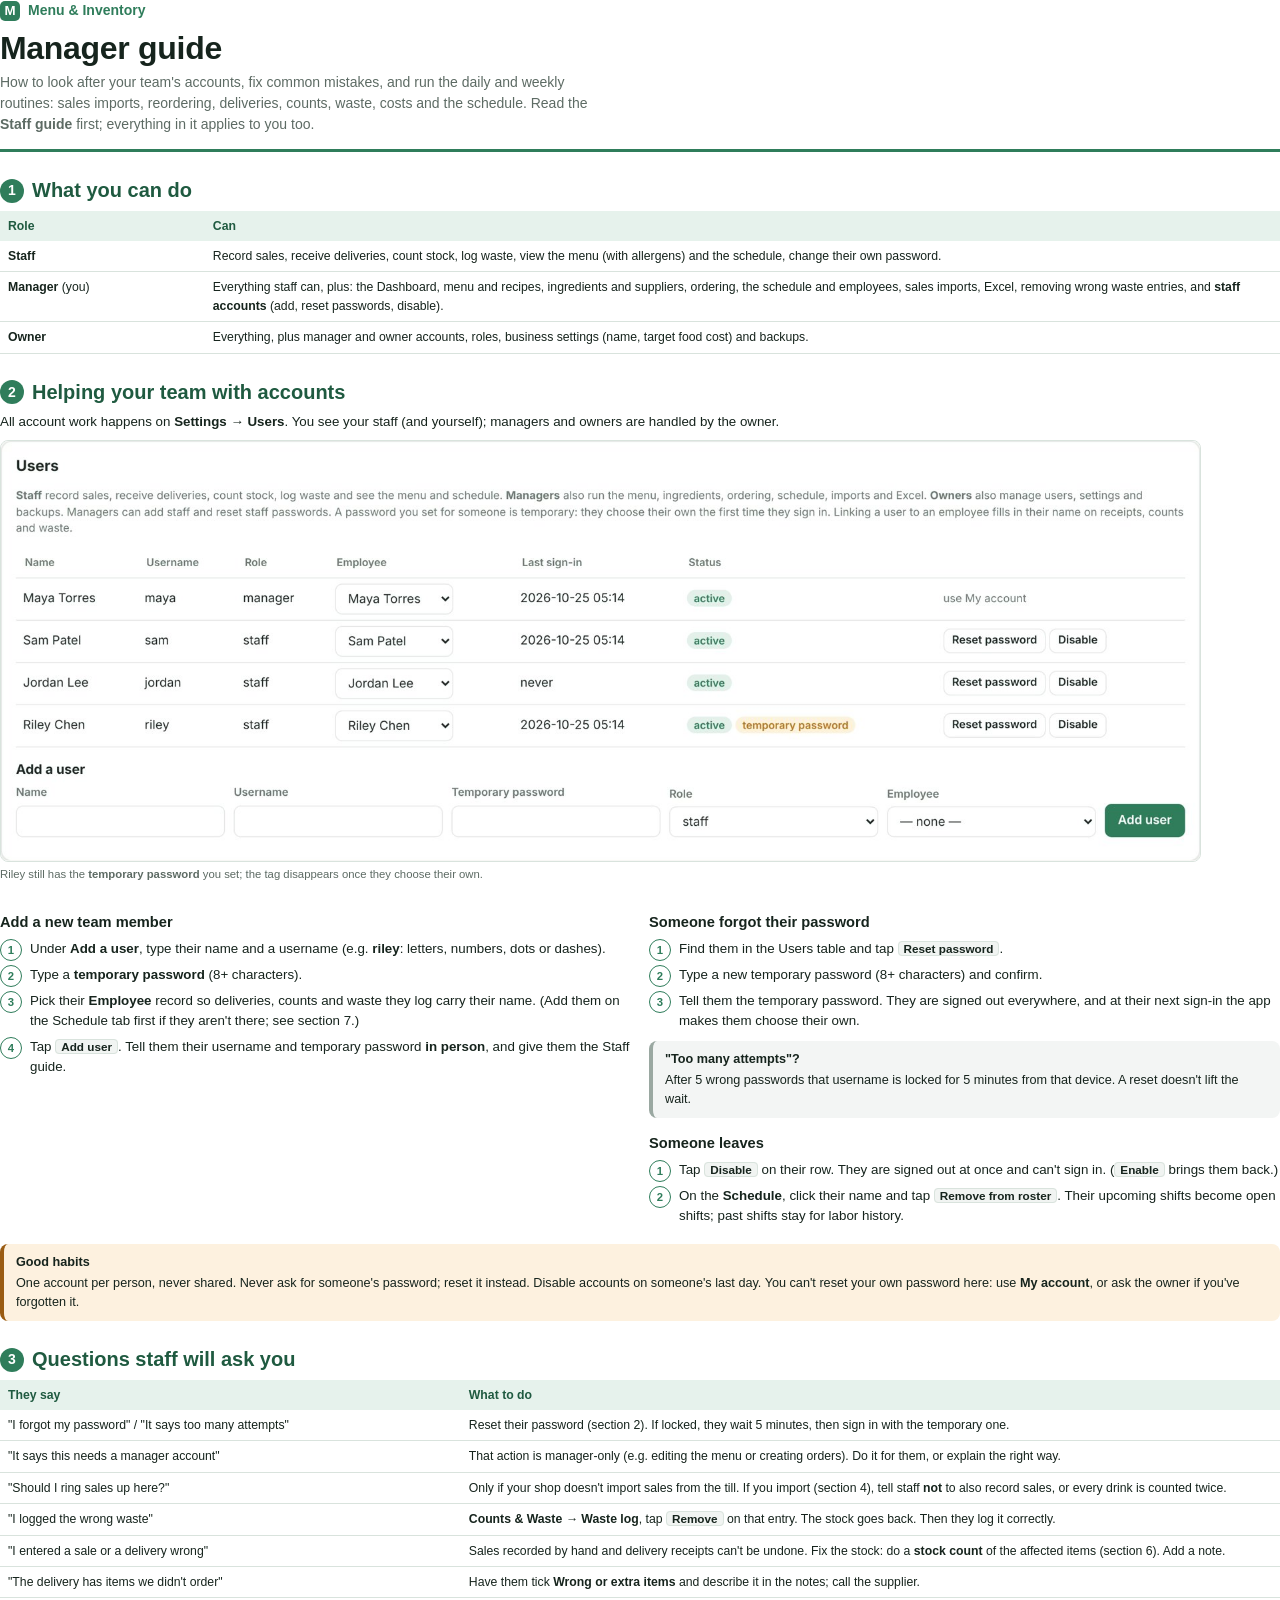
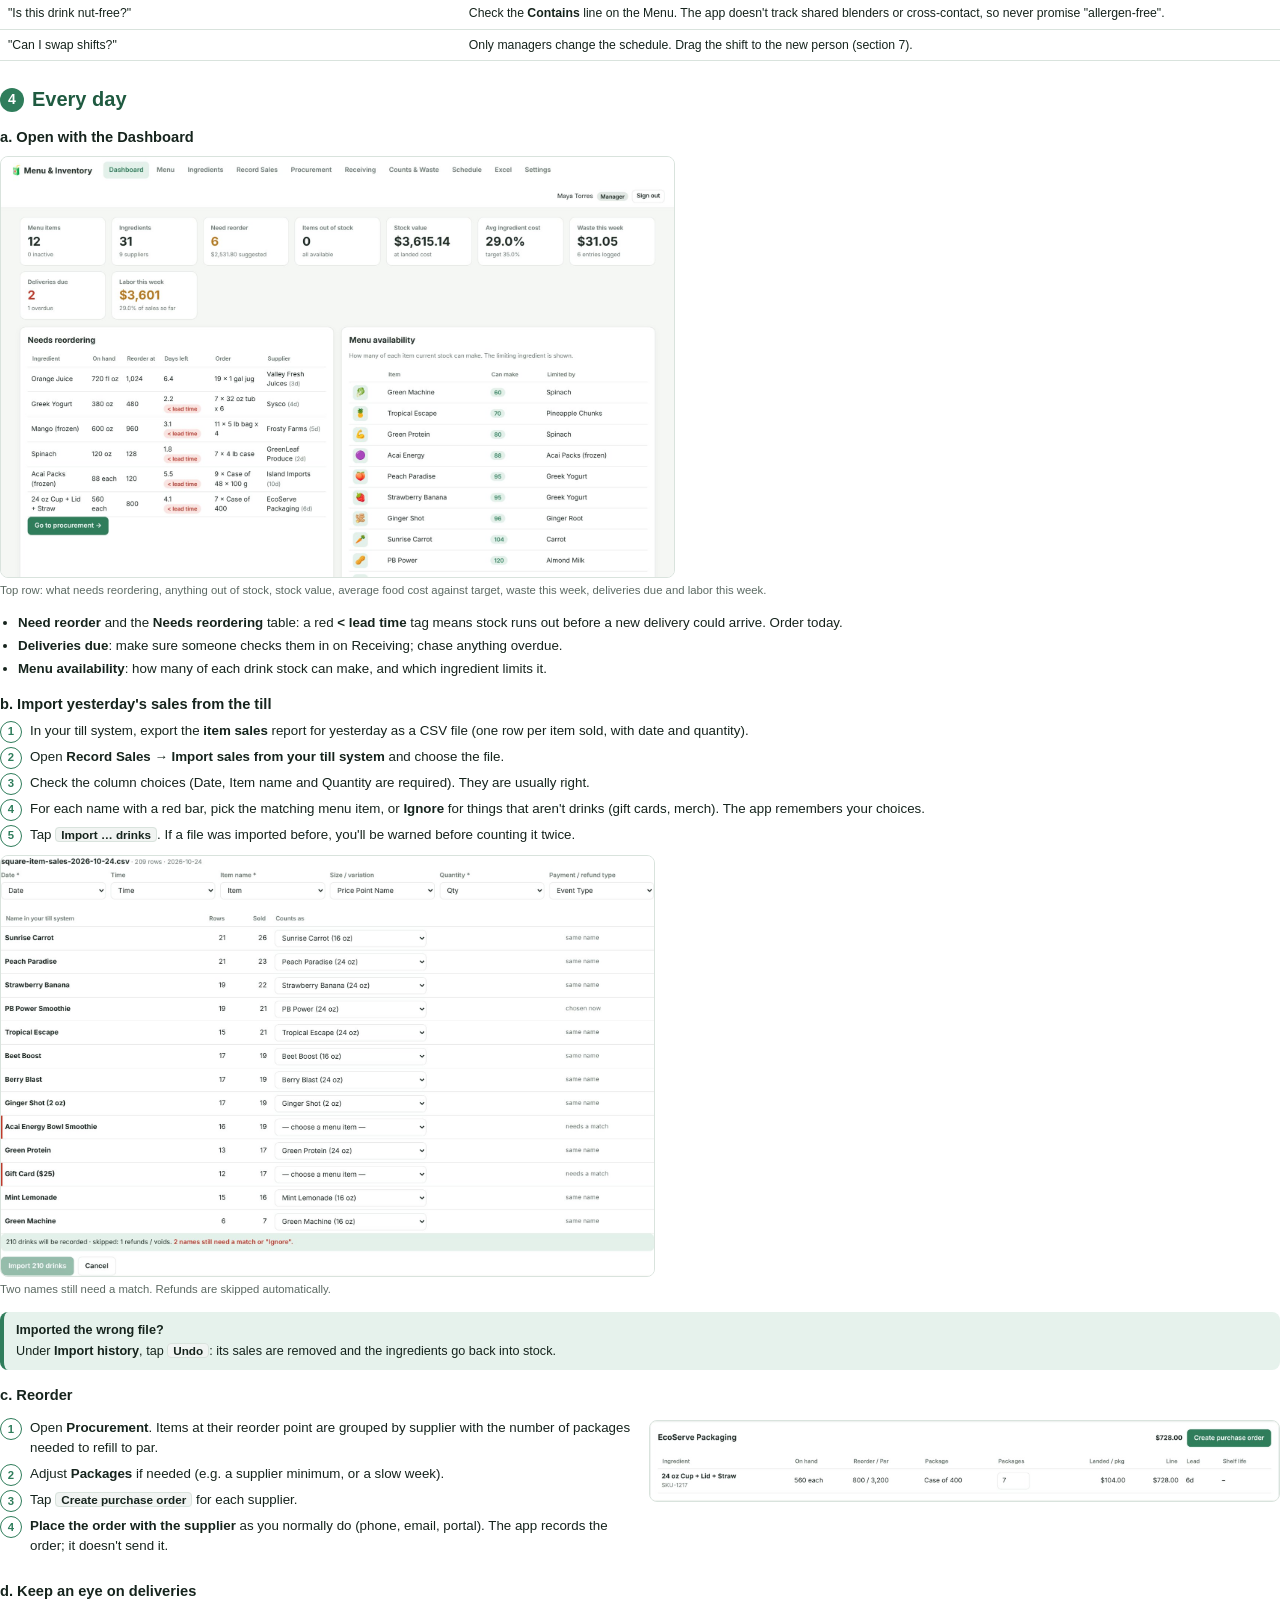
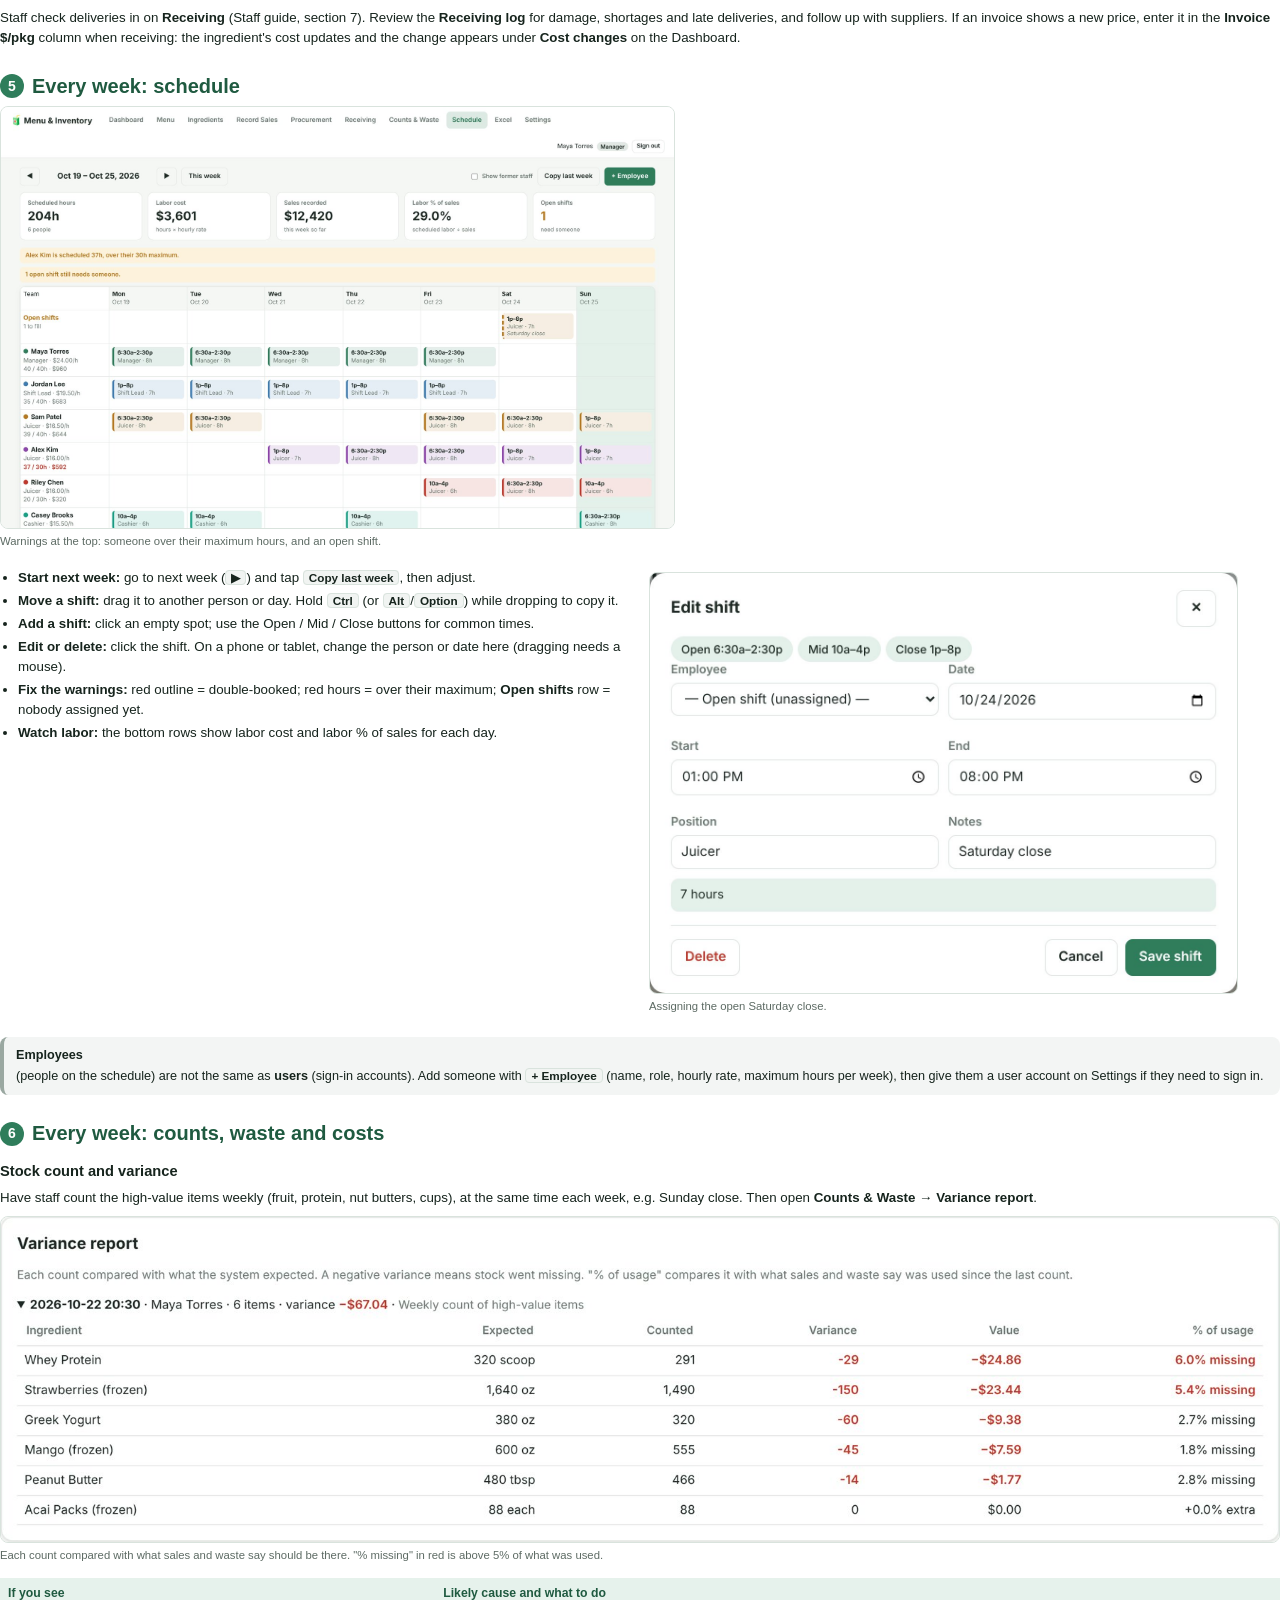
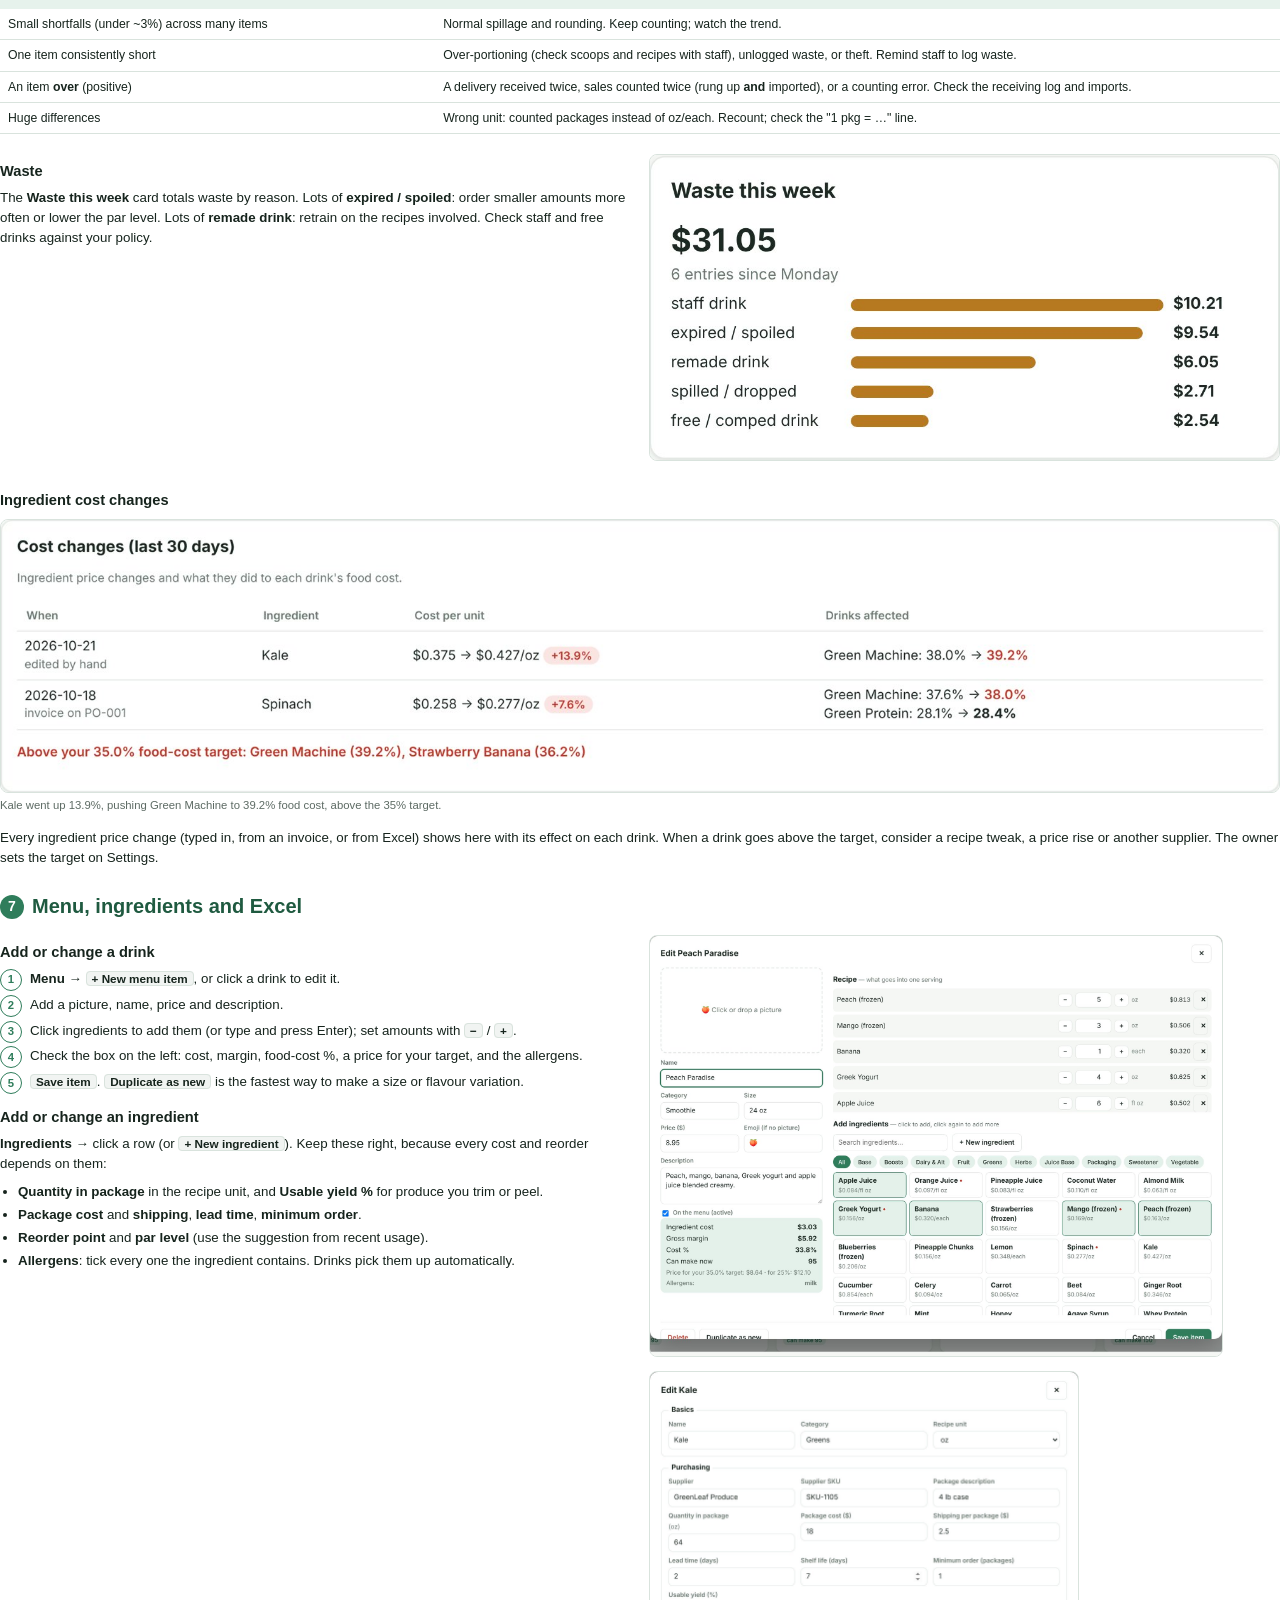
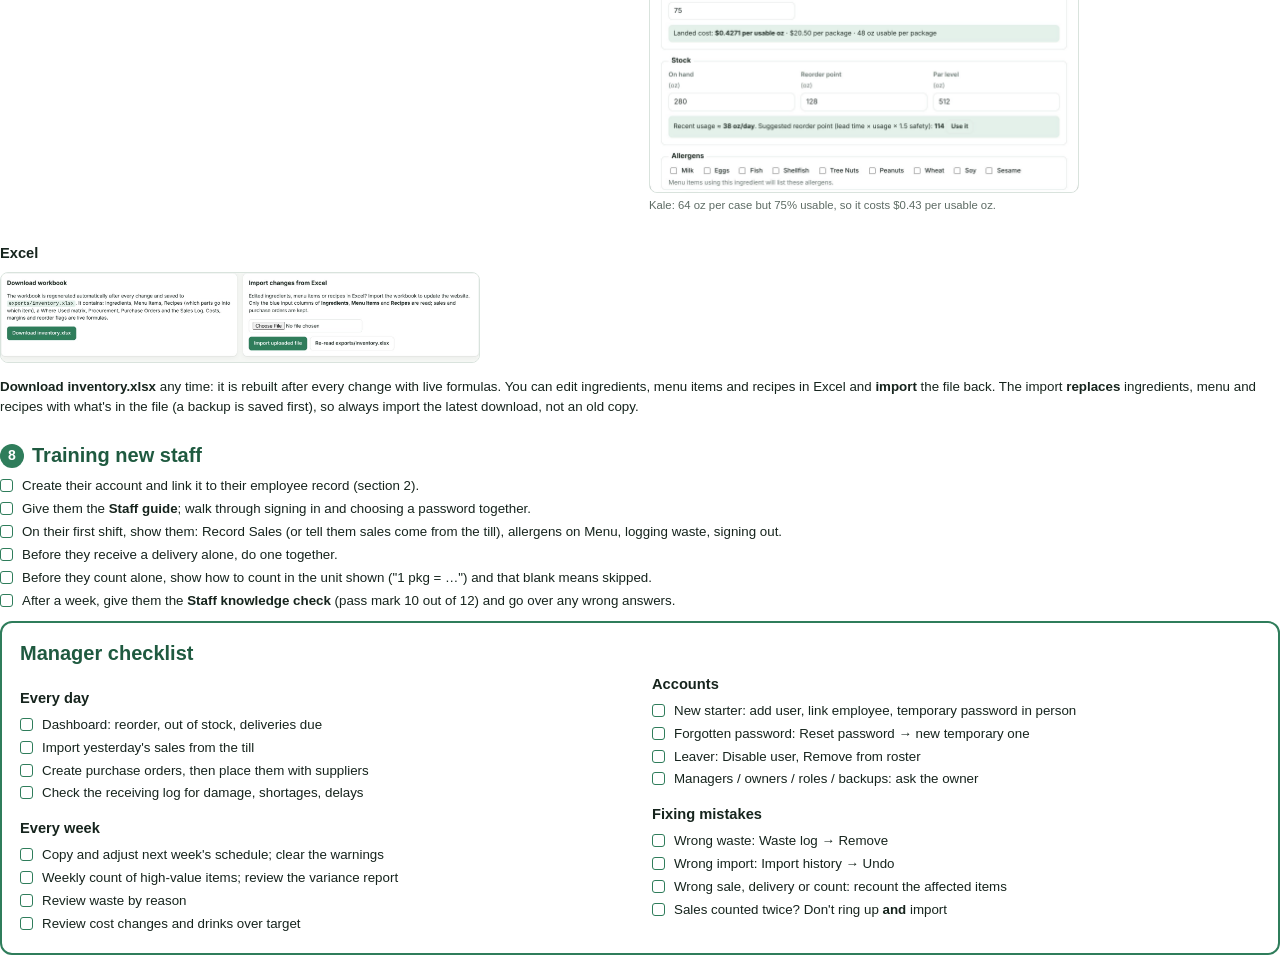
<file: docs/manuals/manager-guide.html>
<!doctype html>
<html lang="en">
<head>
<meta charset="utf-8">
<title>Manager Guide · Menu &amp; Inventory</title>
<link rel="stylesheet" href="manual.css">
<style>:root { --doc-title: "Menu & Inventory · Manager guide"; }</style>
</head>
<body>

<div class="cover">
  <div class="brand"><span class="mark">M</span> Menu &amp; Inventory</div>
  <h1>Manager guide</h1>
  <p>How to look after your team's accounts, fix common mistakes, and run the daily and weekly routines: sales imports,
    reordering, deliveries, counts, waste, costs and the schedule. Read the <b>Staff guide</b> first; everything in it applies to you too.</p>
</div>

<section>
  <h2><span class="num">1</span>What you can do</h2>
  <table>
    <tr><th style="width:16%">Role</th><th>Can</th></tr>
    <tr><td><b>Staff</b></td><td>Record sales, receive deliveries, count stock, log waste, view the menu (with allergens) and the schedule, change their own password.</td></tr>
    <tr><td><b>Manager</b> (you)</td><td>Everything staff can, plus: the Dashboard, menu and recipes, ingredients and suppliers, ordering, the schedule and employees,
      sales imports, Excel, removing wrong waste entries, and <b>staff accounts</b> (add, reset passwords, disable).</td></tr>
    <tr><td><b>Owner</b></td><td>Everything, plus manager and owner accounts, roles, business settings (name, target food cost) and backups.</td></tr>
  </table>
</section>

<section>
  <h2><span class="num">2</span>Helping your team with accounts</h2>
  <p>All account work happens on <b>Settings → Users</b>. You see your staff (and yourself); managers and owners are handled by the owner.</p>
  <figure><img src="img/mgr-users.jpg" alt="Users card, manager view"><figcaption>Riley still has the <b>temporary password</b> you set; the tag disappears once they choose their own.</figcaption></figure>

  <div class="row">
    <div>
      <h3>Add a new team member</h3>
      <ol class="steps">
        <li>Under <b>Add a user</b>, type their name and a username (e.g. <b>riley</b>: letters, numbers, dots or dashes).</li>
        <li>Type a <b>temporary password</b> (8+ characters).</li>
        <li>Pick their <b>Employee</b> record so deliveries, counts and waste they log carry their name. (Add them on the Schedule tab first if they aren't there; see section 7.)</li>
        <li>Tap <span class="ui">Add user</span>. Tell them their username and temporary password <b>in person</b>, and give them the Staff guide.</li>
      </ol>
    </div>
    <div>
      <h3>Someone forgot their password</h3>
      <ol class="steps">
        <li>Find them in the Users table and tap <span class="ui">Reset password</span>.</li>
        <li>Type a new temporary password (8+ characters) and confirm.</li>
        <li>Tell them the temporary password. They are signed out everywhere, and at their next sign-in the app makes them choose their own.</li>
      </ol>
      <div class="note"><b>"Too many attempts"?</b> After 5 wrong passwords that username is locked for 5 minutes from that device. A reset doesn't lift the wait.</div>
      <h3>Someone leaves</h3>
      <ol class="steps">
        <li>Tap <span class="ui">Disable</span> on their row. They are signed out at once and can't sign in. (<span class="ui">Enable</span> brings them back.)</li>
        <li>On the <b>Schedule</b>, click their name and tap <span class="ui">Remove from roster</span>. Their upcoming shifts become open shifts; past shifts stay for labor history.</li>
      </ol>
    </div>
  </div>
  <div class="warn"><b>Good habits</b>
    One account per person, never shared. Never ask for someone's password; reset it instead. Disable accounts on someone's last day.
    You can't reset your own password here: use <b>My account</b>, or ask the owner if you've forgotten it.</div>
</section>

<section>
  <h2><span class="num">3</span>Questions staff will ask you</h2>
  <table>
    <tr><th style="width:36%">They say</th><th>What to do</th></tr>
    <tr><td>"I forgot my password" / "It says too many attempts"</td><td>Reset their password (section 2). If locked, they wait 5 minutes, then sign in with the temporary one.</td></tr>
    <tr><td>"It says this needs a manager account"</td><td>That action is manager-only (e.g. editing the menu or creating orders). Do it for them, or explain the right way.</td></tr>
    <tr><td>"Should I ring sales up here?"</td><td>Only if your shop doesn't import sales from the till. If you import (section 4), tell staff <b>not</b> to also record sales, or every drink is counted twice.</td></tr>
    <tr><td>"I logged the wrong waste"</td><td><b>Counts &amp; Waste → Waste log</b>, tap <span class="ui">Remove</span> on that entry. The stock goes back. Then they log it correctly.</td></tr>
    <tr><td>"I entered a sale or a delivery wrong"</td><td>Sales recorded by hand and delivery receipts can't be undone. Fix the stock: do a <b>stock count</b> of the affected items (section 6). Add a note.</td></tr>
    <tr><td>"The delivery has items we didn't order"</td><td>Have them tick <b>Wrong or extra items</b> and describe it in the notes; call the supplier.</td></tr>
    <tr><td>"Is this drink nut-free?"</td><td>Check the <b>Contains</b> line on the Menu. The app doesn't track shared blenders or cross-contact, so never promise "allergen-free".</td></tr>
    <tr><td>"Can I swap shifts?"</td><td>Only managers change the schedule. Drag the shift to the new person (section 7).</td></tr>
  </table>
</section>

<section>
  <h2><span class="num">4</span>Every day</h2>
  <h3>a. Open with the Dashboard</h3>
  <figure><img src="img/mgr-dashboard.jpg" alt="Dashboard"><figcaption>Top row: what needs reordering, anything out of stock, stock value, average food cost against target, waste this week, deliveries due and labor this week.</figcaption></figure>
  <ul>
    <li><b>Need reorder</b> and the <b>Needs reordering</b> table: a red <b>&lt; lead time</b> tag means stock runs out before a new delivery could arrive. Order today.</li>
    <li><b>Deliveries due</b>: make sure someone checks them in on Receiving; chase anything overdue.</li>
    <li><b>Menu availability</b>: how many of each drink stock can make, and which ingredient limits it.</li>
  </ul>

  <h3>b. Import yesterday's sales from the till</h3>
  <ol class="steps">
    <li>In your till system, export the <b>item sales</b> report for yesterday as a CSV file (one row per item sold, with date and quantity).</li>
    <li>Open <b>Record Sales</b> → <b>Import sales from your till system</b> and choose the file.</li>
    <li>Check the column choices (Date, Item name and Quantity are required). They are usually right.</li>
    <li>For each name with a red bar, pick the matching menu item, or <b>Ignore</b> for things that aren't drinks (gift cards, merch). The app remembers your choices.</li>
    <li>Tap <span class="ui">Import … drinks</span>. If a file was imported before, you'll be warned before counting it twice.</li>
  </ol>
  <figure><img src="img/mgr-import.jpg" alt="Sales import preview"><figcaption>Two names still need a match. Refunds are skipped automatically.</figcaption></figure>
  <div class="tip"><b>Imported the wrong file?</b> Under <b>Import history</b>, tap <span class="ui">Undo</span>: its sales are removed and the ingredients go back into stock.</div>

  <h3>c. Reorder</h3>
  <div class="row">
    <div>
      <ol class="steps">
        <li>Open <b>Procurement</b>. Items at their reorder point are grouped by supplier with the number of packages needed to refill to par.</li>
        <li>Adjust <b>Packages</b> if needed (e.g. a supplier minimum, or a slow week).</li>
        <li>Tap <span class="ui">Create purchase order</span> for each supplier.</li>
        <li><b>Place the order with the supplier</b> as you normally do (phone, email, portal). The app records the order; it doesn't send it.</li>
      </ol>
    </div>
    <figure><img src="img/mgr-procurement.jpg" alt="Procurement"></figure>
  </div>

  <h3>d. Keep an eye on deliveries</h3>
  <p>Staff check deliveries in on <b>Receiving</b> (Staff guide, section 7). Review the <b>Receiving log</b> for damage, shortages and late deliveries,
    and follow up with suppliers. If an invoice shows a new price, enter it in the <b>Invoice $/pkg</b> column when receiving: the ingredient's
    cost updates and the change appears under <b>Cost changes</b> on the Dashboard.</p>
</section>

<section class="newpage">
  <h2><span class="num">5</span>Every week: schedule</h2>
  <figure><img src="img/mgr-schedule.jpg" alt="Schedule, manager view"><figcaption>Warnings at the top: someone over their maximum hours, and an open shift.</figcaption></figure>
  <div class="row">
    <div>
      <ul>
        <li><b>Start next week:</b> go to next week (<span class="ui">▶</span>) and tap <span class="ui">Copy last week</span>, then adjust.</li>
        <li><b>Move a shift:</b> drag it to another person or day. Hold <kbd>Ctrl</kbd> (or <kbd>Alt</kbd>/<kbd>Option</kbd>) while dropping to copy it.</li>
        <li><b>Add a shift:</b> click an empty spot; use the Open / Mid / Close buttons for common times.</li>
        <li><b>Edit or delete:</b> click the shift. On a phone or tablet, change the person or date here (dragging needs a mouse).</li>
        <li><b>Fix the warnings:</b> red outline = double-booked; red hours = over their maximum; <b>Open shifts</b> row = nobody assigned yet.</li>
        <li><b>Watch labor:</b> the bottom rows show labor cost and labor % of sales for each day.</li>
      </ul>
    </div>
    <figure><img src="img/mgr-shift.jpg" alt="Shift editor"><figcaption>Assigning the open Saturday close.</figcaption></figure>
  </div>
  <div class="note"><b>Employees</b> (people on the schedule) are not the same as <b>users</b> (sign-in accounts). Add someone with
    <span class="ui">+ Employee</span> (name, role, hourly rate, maximum hours per week), then give them a user account on Settings if they need to sign in.</div>
</section>

<section>
  <h2><span class="num">6</span>Every week: counts, waste and costs</h2>
  <h3>Stock count and variance</h3>
  <p>Have staff count the high-value items weekly (fruit, protein, nut butters, cups), at the same time each week, e.g. Sunday close.
    Then open <b>Counts &amp; Waste → Variance report</b>.</p>
  <figure><img src="img/mgr-variance.jpg" alt="Variance report"><figcaption>Each count compared with what sales and waste say should be there. "% missing" in red is above 5% of what was used.</figcaption></figure>
  <table>
    <tr><th style="width:34%">If you see</th><th>Likely cause and what to do</th></tr>
    <tr><td>Small shortfalls (under ~3%) across many items</td><td>Normal spillage and rounding. Keep counting; watch the trend.</td></tr>
    <tr><td>One item consistently short</td><td>Over-portioning (check scoops and recipes with staff), unlogged waste, or theft. Remind staff to log waste.</td></tr>
    <tr><td>An item <b>over</b> (positive)</td><td>A delivery received twice, sales counted twice (rung up <b>and</b> imported), or a counting error. Check the receiving log and imports.</td></tr>
    <tr><td>Huge differences</td><td>Wrong unit: counted packages instead of oz/each. Recount; check the "1 pkg = …" line.</td></tr>
  </table>
  <div class="row">
    <div>
      <h3>Waste</h3>
      <p>The <b>Waste this week</b> card totals waste by reason. Lots of <b>expired / spoiled</b>: order smaller amounts more often or lower the par level.
        Lots of <b>remade drink</b>: retrain on the recipes involved. Check staff and free drinks against your policy.</p>
    </div>
    <figure><img src="img/mgr-waste-summary.jpg" alt="Waste this week"></figure>
  </div>
  <h3>Ingredient cost changes</h3>
  <figure><img src="img/mgr-cost-changes.jpg" alt="Cost changes"><figcaption>Kale went up 13.9%, pushing Green Machine to 39.2% food cost, above the 35% target.</figcaption></figure>
  <p>Every ingredient price change (typed in, from an invoice, or from Excel) shows here with its effect on each drink. When a drink goes above the
    target, consider a recipe tweak, a price rise or another supplier. The owner sets the target on Settings.</p>
</section>

<section>
  <h2><span class="num">7</span>Menu, ingredients and Excel</h2>
  <div class="row">
    <div>
      <h3>Add or change a drink</h3>
      <ol class="steps">
        <li><b>Menu</b> → <span class="ui">+ New menu item</span>, or click a drink to edit it.</li>
        <li>Add a picture, name, price and description.</li>
        <li>Click ingredients to add them (or type and press Enter); set amounts with <span class="ui">−</span> / <span class="ui">+</span>.</li>
        <li>Check the box on the left: cost, margin, food-cost %, a price for your target, and the allergens.</li>
        <li><span class="ui">Save item</span>. <span class="ui">Duplicate as new</span> is the fastest way to make a size or flavour variation.</li>
      </ol>
      <h3>Add or change an ingredient</h3>
      <p><b>Ingredients</b> → click a row (or <span class="ui">+ New ingredient</span>). Keep these right, because every cost and reorder depends on them:</p>
      <ul>
        <li><b>Quantity in package</b> in the recipe unit, and <b>Usable yield %</b> for produce you trim or peel.</li>
        <li><b>Package cost</b> and <b>shipping</b>, <b>lead time</b>, <b>minimum order</b>.</li>
        <li><b>Reorder point</b> and <b>par level</b> (use the suggestion from recent usage).</li>
        <li><b>Allergens</b>: tick every one the ingredient contains. Drinks pick them up automatically.</li>
      </ul>
    </div>
    <div>
      <figure><img src="img/mgr-builder.jpg" alt="Menu builder"></figure>
      <figure><img src="img/mgr-ingredient.jpg" alt="Ingredient editor"><figcaption>Kale: 64 oz per case but 75% usable, so it costs $0.43 per usable oz.</figcaption></figure>
    </div>
  </div>
  <h3>Excel</h3>
  <figure class="medium"><img src="img/mgr-excel.jpg" alt="Excel tab"></figure>
  <p><b>Download inventory.xlsx</b> any time: it is rebuilt after every change with live formulas. You can edit ingredients, menu items and recipes in
    Excel and <b>import</b> the file back. The import <b>replaces</b> ingredients, menu and recipes with what's in the file (a backup is saved first),
    so always import the latest download, not an old copy.</p>
</section>

<section>
  <h2><span class="num">8</span>Training new staff</h2>
  <ul class="check">
    <li>Create their account and link it to their employee record (section 2).</li>
    <li>Give them the <b>Staff guide</b>; walk through signing in and choosing a password together.</li>
    <li>On their first shift, show them: Record Sales (or tell them sales come from the till), allergens on Menu, logging waste, signing out.</li>
    <li>Before they receive a delivery alone, do one together.</li>
    <li>Before they count alone, show how to count in the unit shown ("1 pkg = …") and that blank means skipped.</li>
    <li>After a week, give them the <b>Staff knowledge check</b> (pass mark 10 out of 12) and go over any wrong answers.</li>
  </ul>
</section>

<section class="newpage card-ref">
  <h2>Manager checklist</h2>
  <div class="cols">
    <div>
      <h3>Every day</h3>
      <ul class="check">
        <li>Dashboard: reorder, out of stock, deliveries due</li>
        <li>Import yesterday's sales from the till</li>
        <li>Create purchase orders, then place them with suppliers</li>
        <li>Check the receiving log for damage, shortages, delays</li>
      </ul>
      <h3>Every week</h3>
      <ul class="check">
        <li>Copy and adjust next week's schedule; clear the warnings</li>
        <li>Weekly count of high-value items; review the variance report</li>
        <li>Review waste by reason</li>
        <li>Review cost changes and drinks over target</li>
      </ul>
    </div>
    <div>
      <h3>Accounts</h3>
      <ul class="check">
        <li>New starter: add user, link employee, temporary password in person</li>
        <li>Forgotten password: Reset password → new temporary one</li>
        <li>Leaver: Disable user, Remove from roster</li>
        <li>Managers / owners / roles / backups: ask the owner</li>
      </ul>
      <h3>Fixing mistakes</h3>
      <ul class="check">
        <li>Wrong waste: Waste log → Remove</li>
        <li>Wrong import: Import history → Undo</li>
        <li>Wrong sale, delivery or count: recount the affected items</li>
        <li>Sales counted twice? Don't ring up <b>and</b> import</li>
      </ul>
    </div>
  </div>
</section>

</body>
</html>
</file>
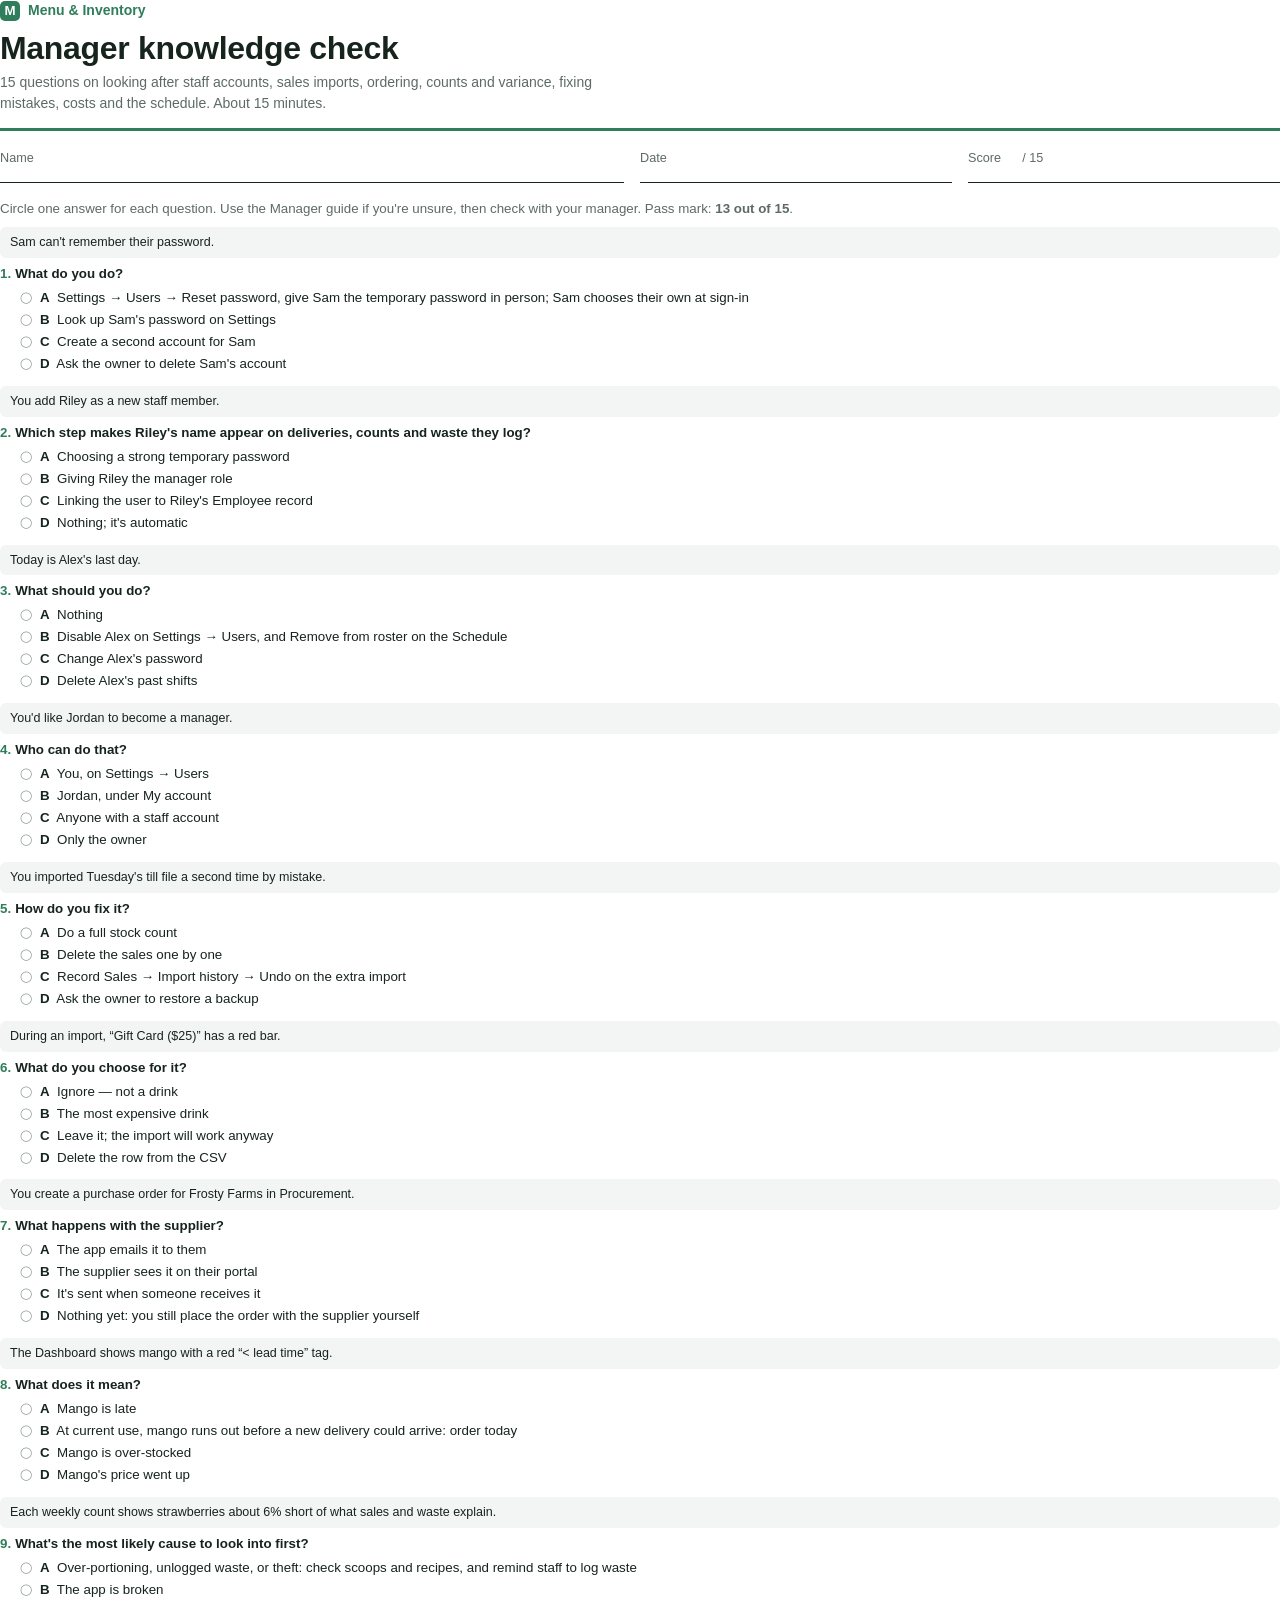
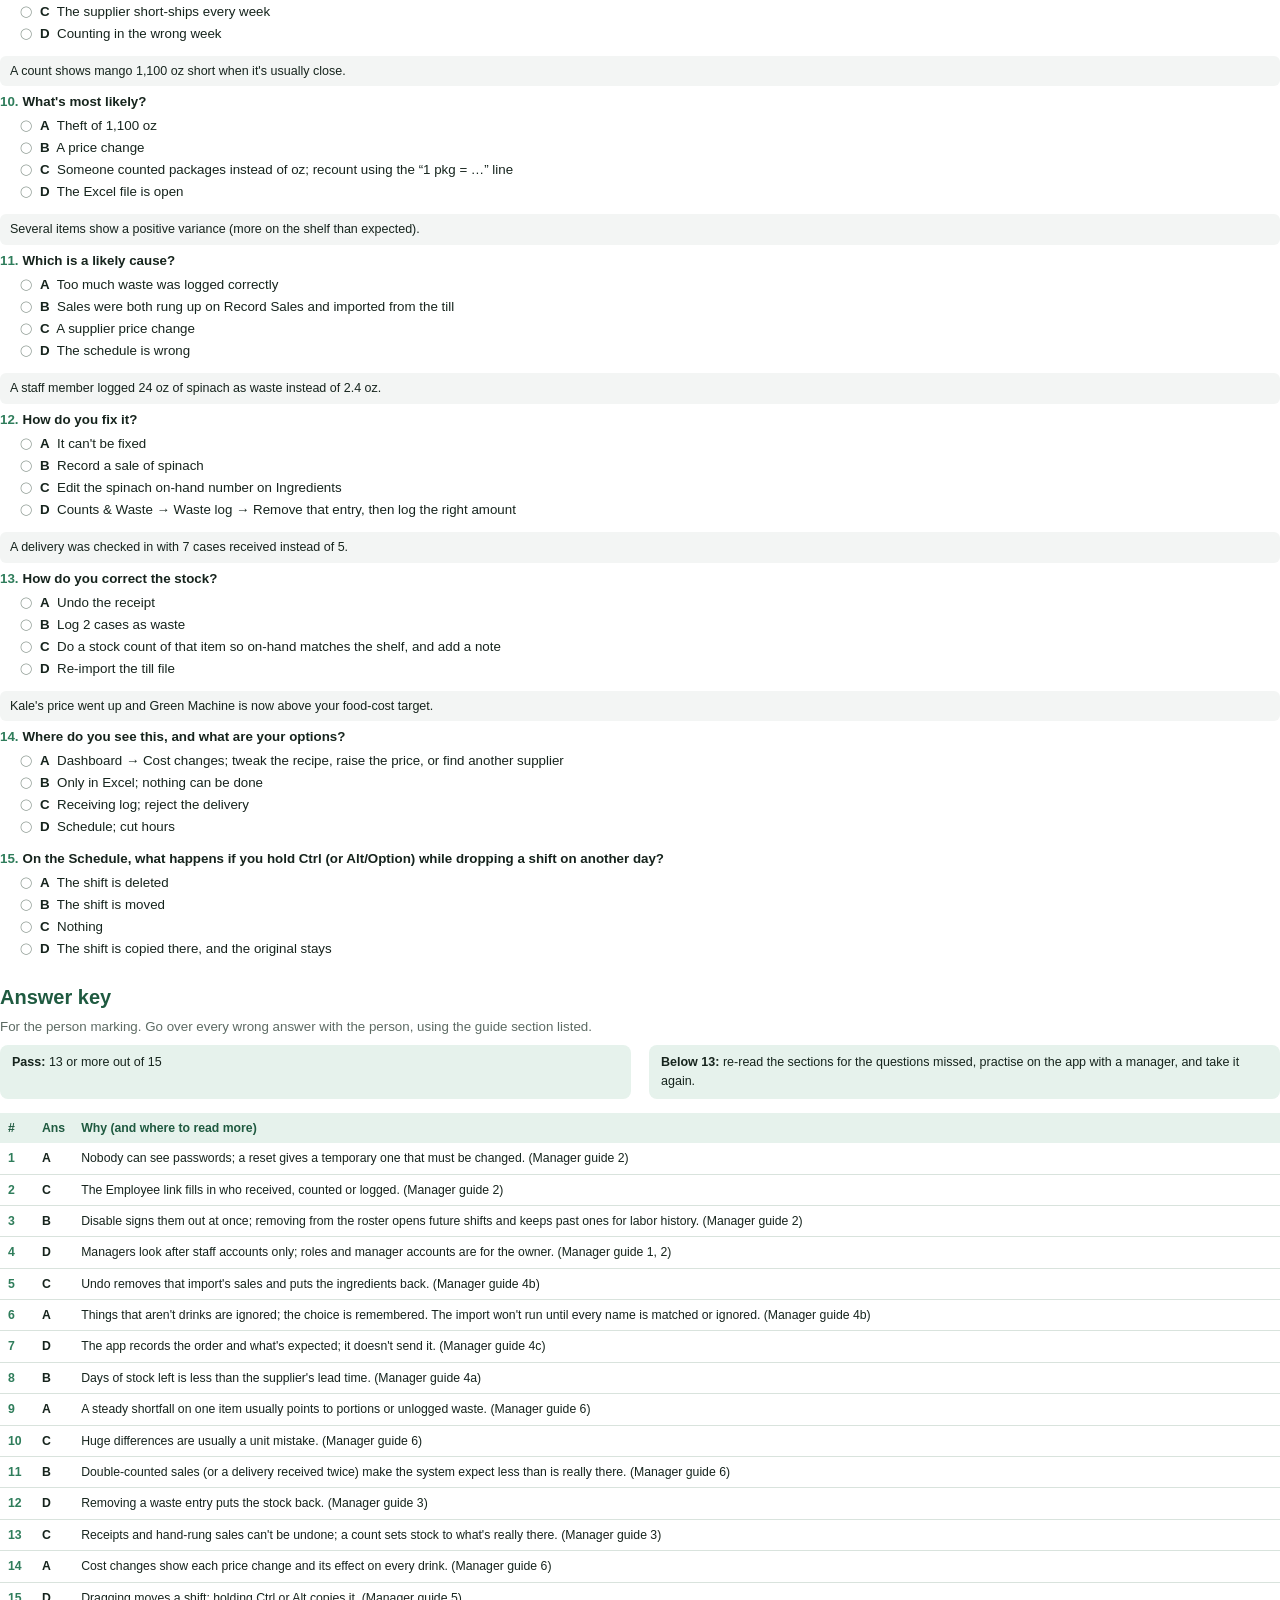
<file: docs/manuals/manager-quiz.html>
<!doctype html>
<html lang="en"><head><meta charset="utf-8"><title>Manager knowledge check</title>
<link rel="stylesheet" href="manual.css"><style>:root { --doc-title: "Menu & Inventory · Manager knowledge check"; }</style></head>
<body>
<div class="cover">
  <div class="brand"><span class="mark">M</span> Menu &amp; Inventory</div>
  <h1>Manager knowledge check</h1>
  <p>15 questions on looking after staff accounts, sales imports, ordering, counts and variance, fixing mistakes, costs and the schedule. About 15 minutes.</p>
</div>
<div class="who"><span>Name</span><span>Date</span><span>Score &nbsp;&nbsp;&nbsp;&nbsp; / 15</span></div>
<p class="lead">Circle one answer for each question. Use the Manager guide if you're unsure, then check with your manager.
  Pass mark: <b>13 out of 15</b>.</p>
<div class="q"><div class="scenario">Sam can&#x27;t remember their password.</div><div class="stem"><span class="n">1.</span>What do you do?</div><ol><li><b>A</b>&nbsp; Settings → Users → Reset password, give Sam the temporary password in person; Sam chooses their own at sign-in</li><li><b>B</b>&nbsp; Look up Sam&#x27;s password on Settings</li><li><b>C</b>&nbsp; Create a second account for Sam</li><li><b>D</b>&nbsp; Ask the owner to delete Sam&#x27;s account</li></ol></div><div class="q"><div class="scenario">You add Riley as a new staff member.</div><div class="stem"><span class="n">2.</span>Which step makes Riley&#x27;s name appear on deliveries, counts and waste they log?</div><ol><li><b>A</b>&nbsp; Choosing a strong temporary password</li><li><b>B</b>&nbsp; Giving Riley the manager role</li><li><b>C</b>&nbsp; Linking the user to Riley&#x27;s Employee record</li><li><b>D</b>&nbsp; Nothing; it&#x27;s automatic</li></ol></div><div class="q"><div class="scenario">Today is Alex&#x27;s last day.</div><div class="stem"><span class="n">3.</span>What should you do?</div><ol><li><b>A</b>&nbsp; Nothing</li><li><b>B</b>&nbsp; Disable Alex on Settings → Users, and Remove from roster on the Schedule</li><li><b>C</b>&nbsp; Change Alex&#x27;s password</li><li><b>D</b>&nbsp; Delete Alex&#x27;s past shifts</li></ol></div><div class="q"><div class="scenario">You&#x27;d like Jordan to become a manager.</div><div class="stem"><span class="n">4.</span>Who can do that?</div><ol><li><b>A</b>&nbsp; You, on Settings → Users</li><li><b>B</b>&nbsp; Jordan, under My account</li><li><b>C</b>&nbsp; Anyone with a staff account</li><li><b>D</b>&nbsp; Only the owner</li></ol></div><div class="q"><div class="scenario">You imported Tuesday&#x27;s till file a second time by mistake.</div><div class="stem"><span class="n">5.</span>How do you fix it?</div><ol><li><b>A</b>&nbsp; Do a full stock count</li><li><b>B</b>&nbsp; Delete the sales one by one</li><li><b>C</b>&nbsp; Record Sales → Import history → Undo on the extra import</li><li><b>D</b>&nbsp; Ask the owner to restore a backup</li></ol></div><div class="q"><div class="scenario">During an import, “Gift Card ($25)” has a red bar.</div><div class="stem"><span class="n">6.</span>What do you choose for it?</div><ol><li><b>A</b>&nbsp; Ignore — not a drink</li><li><b>B</b>&nbsp; The most expensive drink</li><li><b>C</b>&nbsp; Leave it; the import will work anyway</li><li><b>D</b>&nbsp; Delete the row from the CSV</li></ol></div><div class="q"><div class="scenario">You create a purchase order for Frosty Farms in Procurement.</div><div class="stem"><span class="n">7.</span>What happens with the supplier?</div><ol><li><b>A</b>&nbsp; The app emails it to them</li><li><b>B</b>&nbsp; The supplier sees it on their portal</li><li><b>C</b>&nbsp; It&#x27;s sent when someone receives it</li><li><b>D</b>&nbsp; Nothing yet: you still place the order with the supplier yourself</li></ol></div><div class="q"><div class="scenario">The Dashboard shows mango with a red “&lt; lead time” tag.</div><div class="stem"><span class="n">8.</span>What does it mean?</div><ol><li><b>A</b>&nbsp; Mango is late</li><li><b>B</b>&nbsp; At current use, mango runs out before a new delivery could arrive: order today</li><li><b>C</b>&nbsp; Mango is over-stocked</li><li><b>D</b>&nbsp; Mango&#x27;s price went up</li></ol></div><div class="q"><div class="scenario">Each weekly count shows strawberries about 6% short of what sales and waste explain.</div><div class="stem"><span class="n">9.</span>What&#x27;s the most likely cause to look into first?</div><ol><li><b>A</b>&nbsp; Over-portioning, unlogged waste, or theft: check scoops and recipes, and remind staff to log waste</li><li><b>B</b>&nbsp; The app is broken</li><li><b>C</b>&nbsp; The supplier short-ships every week</li><li><b>D</b>&nbsp; Counting in the wrong week</li></ol></div><div class="q"><div class="scenario">A count shows mango 1,100 oz short when it&#x27;s usually close.</div><div class="stem"><span class="n">10.</span>What&#x27;s most likely?</div><ol><li><b>A</b>&nbsp; Theft of 1,100 oz</li><li><b>B</b>&nbsp; A price change</li><li><b>C</b>&nbsp; Someone counted packages instead of oz; recount using the “1 pkg = …” line</li><li><b>D</b>&nbsp; The Excel file is open</li></ol></div><div class="q"><div class="scenario">Several items show a positive variance (more on the shelf than expected).</div><div class="stem"><span class="n">11.</span>Which is a likely cause?</div><ol><li><b>A</b>&nbsp; Too much waste was logged correctly</li><li><b>B</b>&nbsp; Sales were both rung up on Record Sales and imported from the till</li><li><b>C</b>&nbsp; A supplier price change</li><li><b>D</b>&nbsp; The schedule is wrong</li></ol></div><div class="q"><div class="scenario">A staff member logged 24 oz of spinach as waste instead of 2.4 oz.</div><div class="stem"><span class="n">12.</span>How do you fix it?</div><ol><li><b>A</b>&nbsp; It can&#x27;t be fixed</li><li><b>B</b>&nbsp; Record a sale of spinach</li><li><b>C</b>&nbsp; Edit the spinach on-hand number on Ingredients</li><li><b>D</b>&nbsp; Counts &amp; Waste → Waste log → Remove that entry, then log the right amount</li></ol></div><div class="q"><div class="scenario">A delivery was checked in with 7 cases received instead of 5.</div><div class="stem"><span class="n">13.</span>How do you correct the stock?</div><ol><li><b>A</b>&nbsp; Undo the receipt</li><li><b>B</b>&nbsp; Log 2 cases as waste</li><li><b>C</b>&nbsp; Do a stock count of that item so on-hand matches the shelf, and add a note</li><li><b>D</b>&nbsp; Re-import the till file</li></ol></div><div class="q"><div class="scenario">Kale&#x27;s price went up and Green Machine is now above your food-cost target.</div><div class="stem"><span class="n">14.</span>Where do you see this, and what are your options?</div><ol><li><b>A</b>&nbsp; Dashboard → Cost changes; tweak the recipe, raise the price, or find another supplier</li><li><b>B</b>&nbsp; Only in Excel; nothing can be done</li><li><b>C</b>&nbsp; Receiving log; reject the delivery</li><li><b>D</b>&nbsp; Schedule; cut hours</li></ol></div><div class="q"><div class="stem"><span class="n">15.</span>On the Schedule, what happens if you hold Ctrl (or Alt/Option) while dropping a shift on another day?</div><ol><li><b>A</b>&nbsp; The shift is deleted</li><li><b>B</b>&nbsp; The shift is moved</li><li><b>C</b>&nbsp; Nothing</li><li><b>D</b>&nbsp; The shift is copied there, and the original stays</li></ol></div>
<section class="newpage">
  <h2>Answer key</h2>
  <p class="lead">For the person marking. Go over every wrong answer with the person, using the guide section listed.</p>
  <div class="score"><div><b>Pass:</b> 13 or more out of 15</div>
    <div><b>Below 13:</b> re-read the sections for the questions missed, practise on the app with a manager, and take it again.</div></div>
  <table class="key"><tr><th>#</th><th>Ans</th><th>Why (and where to read more)</th></tr><tr><td>1</td><td>A</td><td>Nobody can see passwords; a reset gives a temporary one that must be changed. (Manager guide 2)</td></tr><tr><td>2</td><td>C</td><td>The Employee link fills in who received, counted or logged. (Manager guide 2)</td></tr><tr><td>3</td><td>B</td><td>Disable signs them out at once; removing from the roster opens future shifts and keeps past ones for labor history. (Manager guide 2)</td></tr><tr><td>4</td><td>D</td><td>Managers look after staff accounts only; roles and manager accounts are for the owner. (Manager guide 1, 2)</td></tr><tr><td>5</td><td>C</td><td>Undo removes that import&#x27;s sales and puts the ingredients back. (Manager guide 4b)</td></tr><tr><td>6</td><td>A</td><td>Things that aren&#x27;t drinks are ignored; the choice is remembered. The import won&#x27;t run until every name is matched or ignored. (Manager guide 4b)</td></tr><tr><td>7</td><td>D</td><td>The app records the order and what&#x27;s expected; it doesn&#x27;t send it. (Manager guide 4c)</td></tr><tr><td>8</td><td>B</td><td>Days of stock left is less than the supplier&#x27;s lead time. (Manager guide 4a)</td></tr><tr><td>9</td><td>A</td><td>A steady shortfall on one item usually points to portions or unlogged waste. (Manager guide 6)</td></tr><tr><td>10</td><td>C</td><td>Huge differences are usually a unit mistake. (Manager guide 6)</td></tr><tr><td>11</td><td>B</td><td>Double-counted sales (or a delivery received twice) make the system expect less than is really there. (Manager guide 6)</td></tr><tr><td>12</td><td>D</td><td>Removing a waste entry puts the stock back. (Manager guide 3)</td></tr><tr><td>13</td><td>C</td><td>Receipts and hand-rung sales can&#x27;t be undone; a count sets stock to what&#x27;s really there. (Manager guide 3)</td></tr><tr><td>14</td><td>A</td><td>Cost changes show each price change and its effect on every drink. (Manager guide 6)</td></tr><tr><td>15</td><td>D</td><td>Dragging moves a shift; holding Ctrl or Alt copies it. (Manager guide 5)</td></tr></table>
</section>
</body></html>
</file>
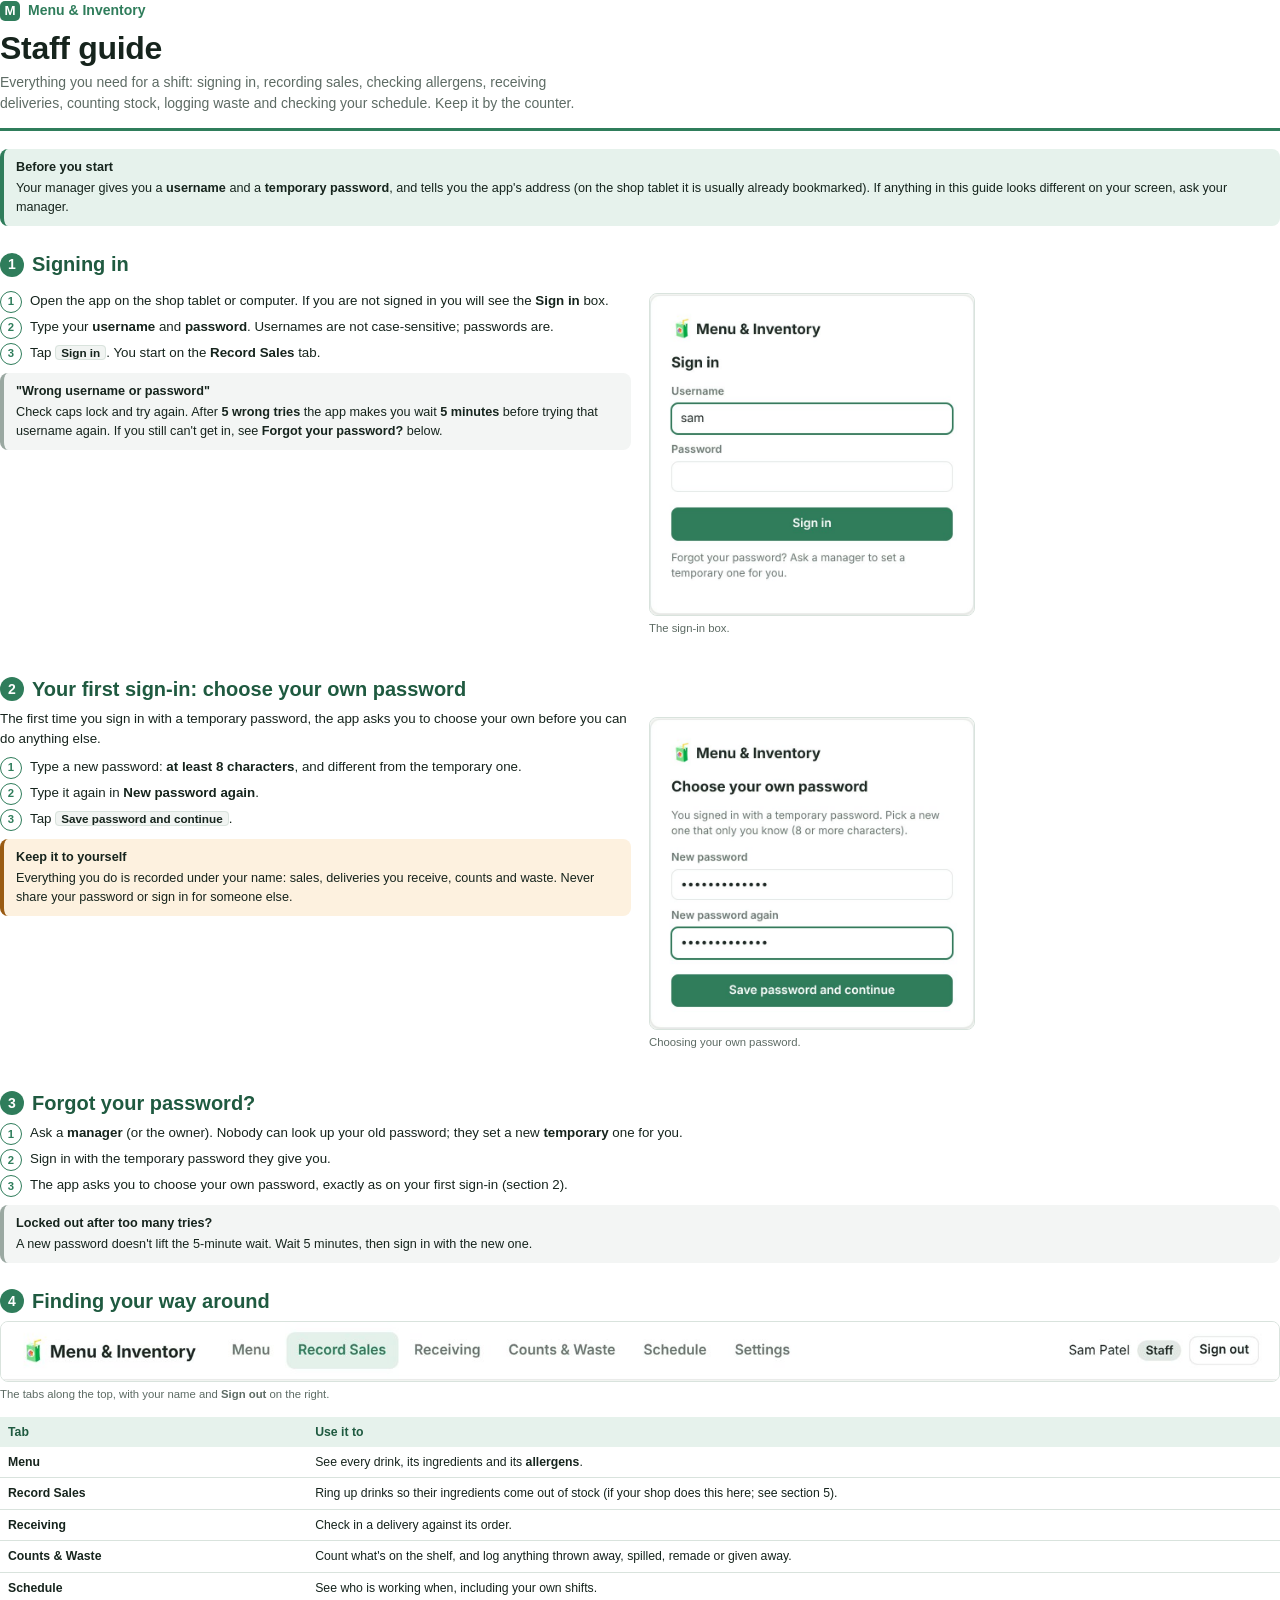
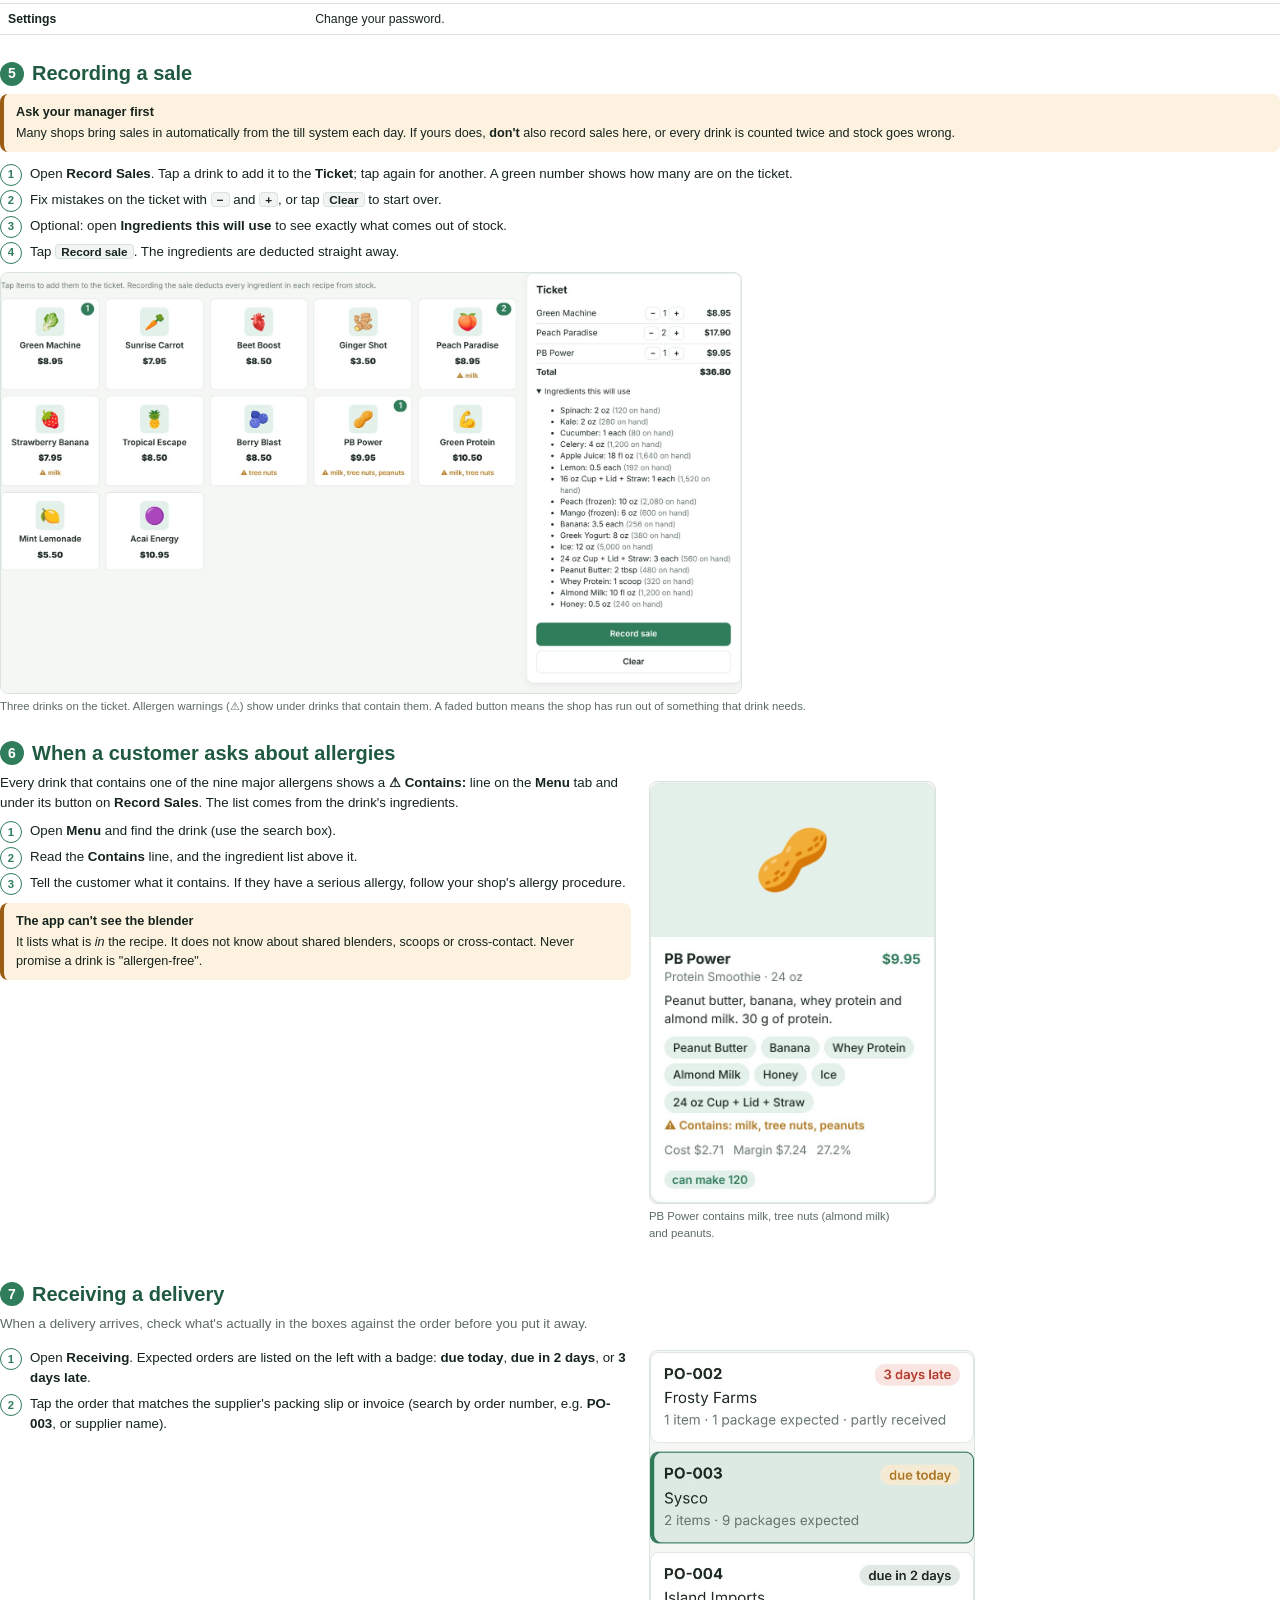
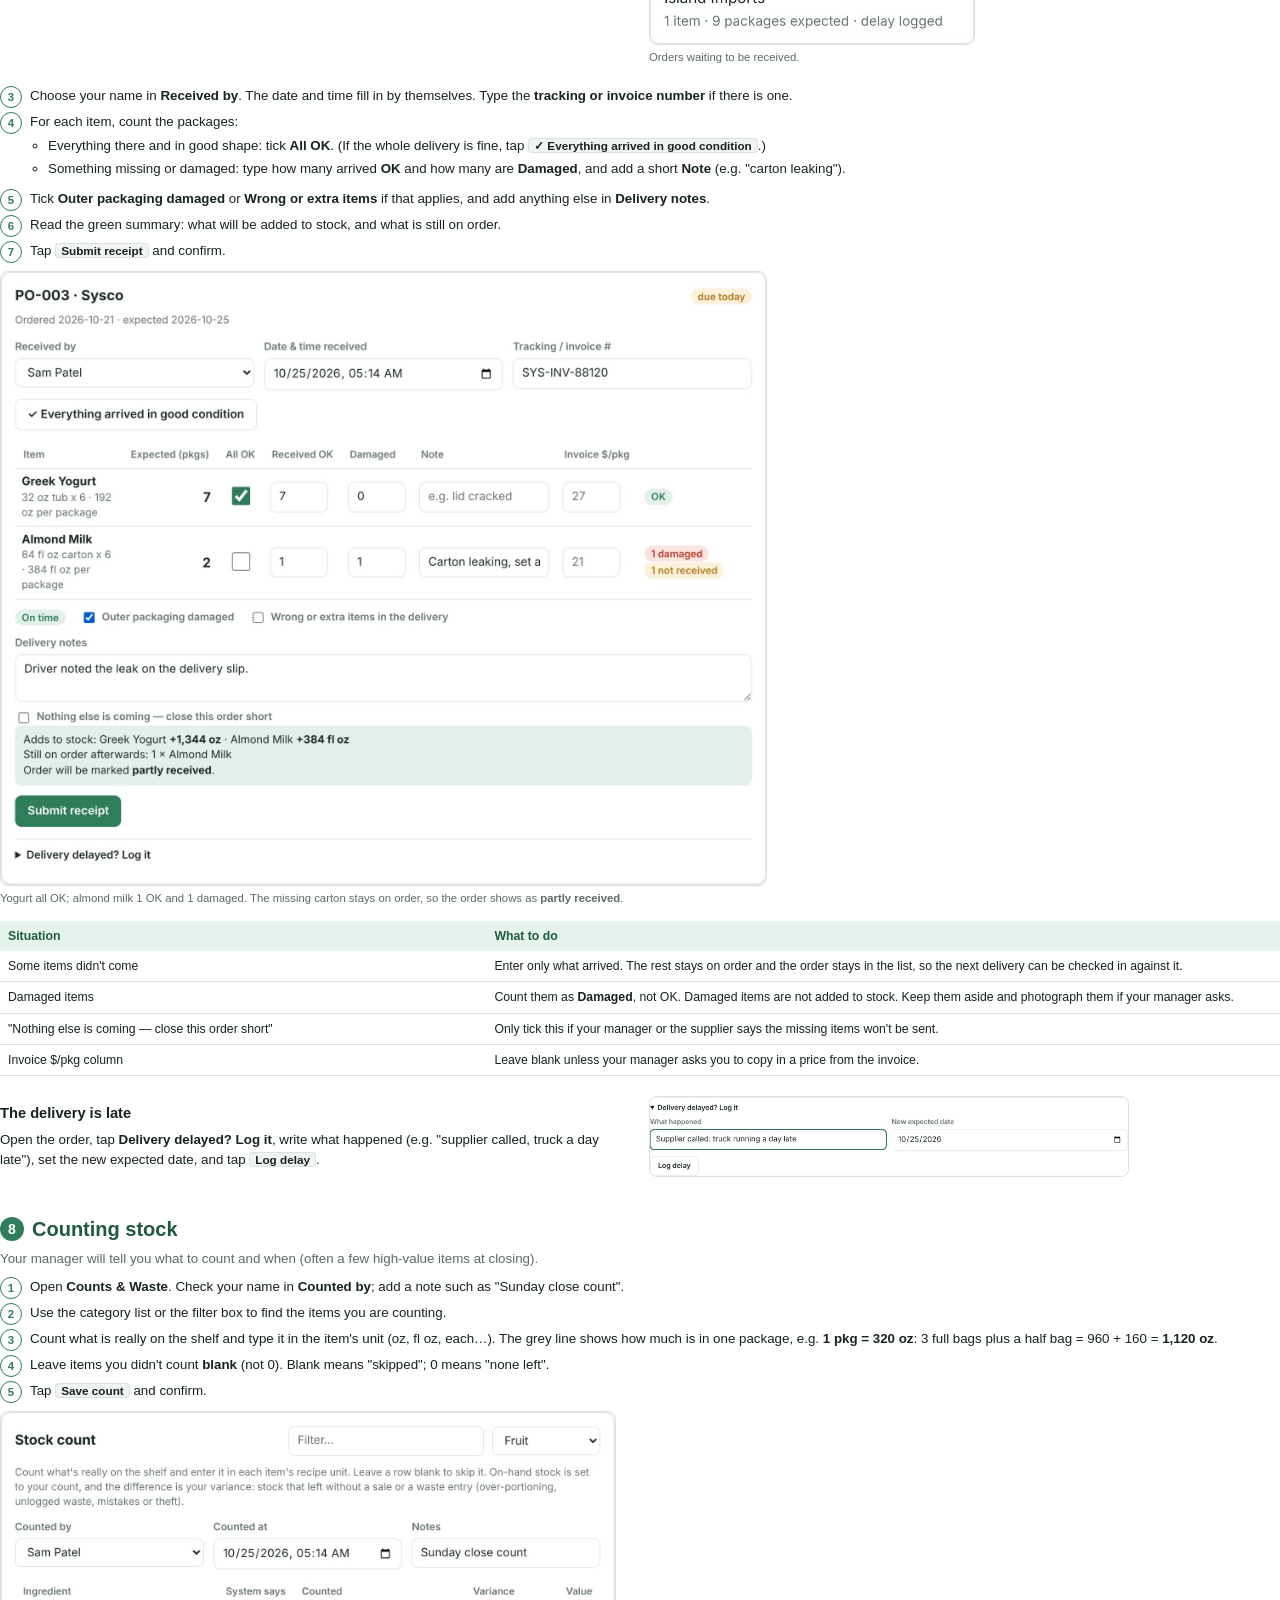
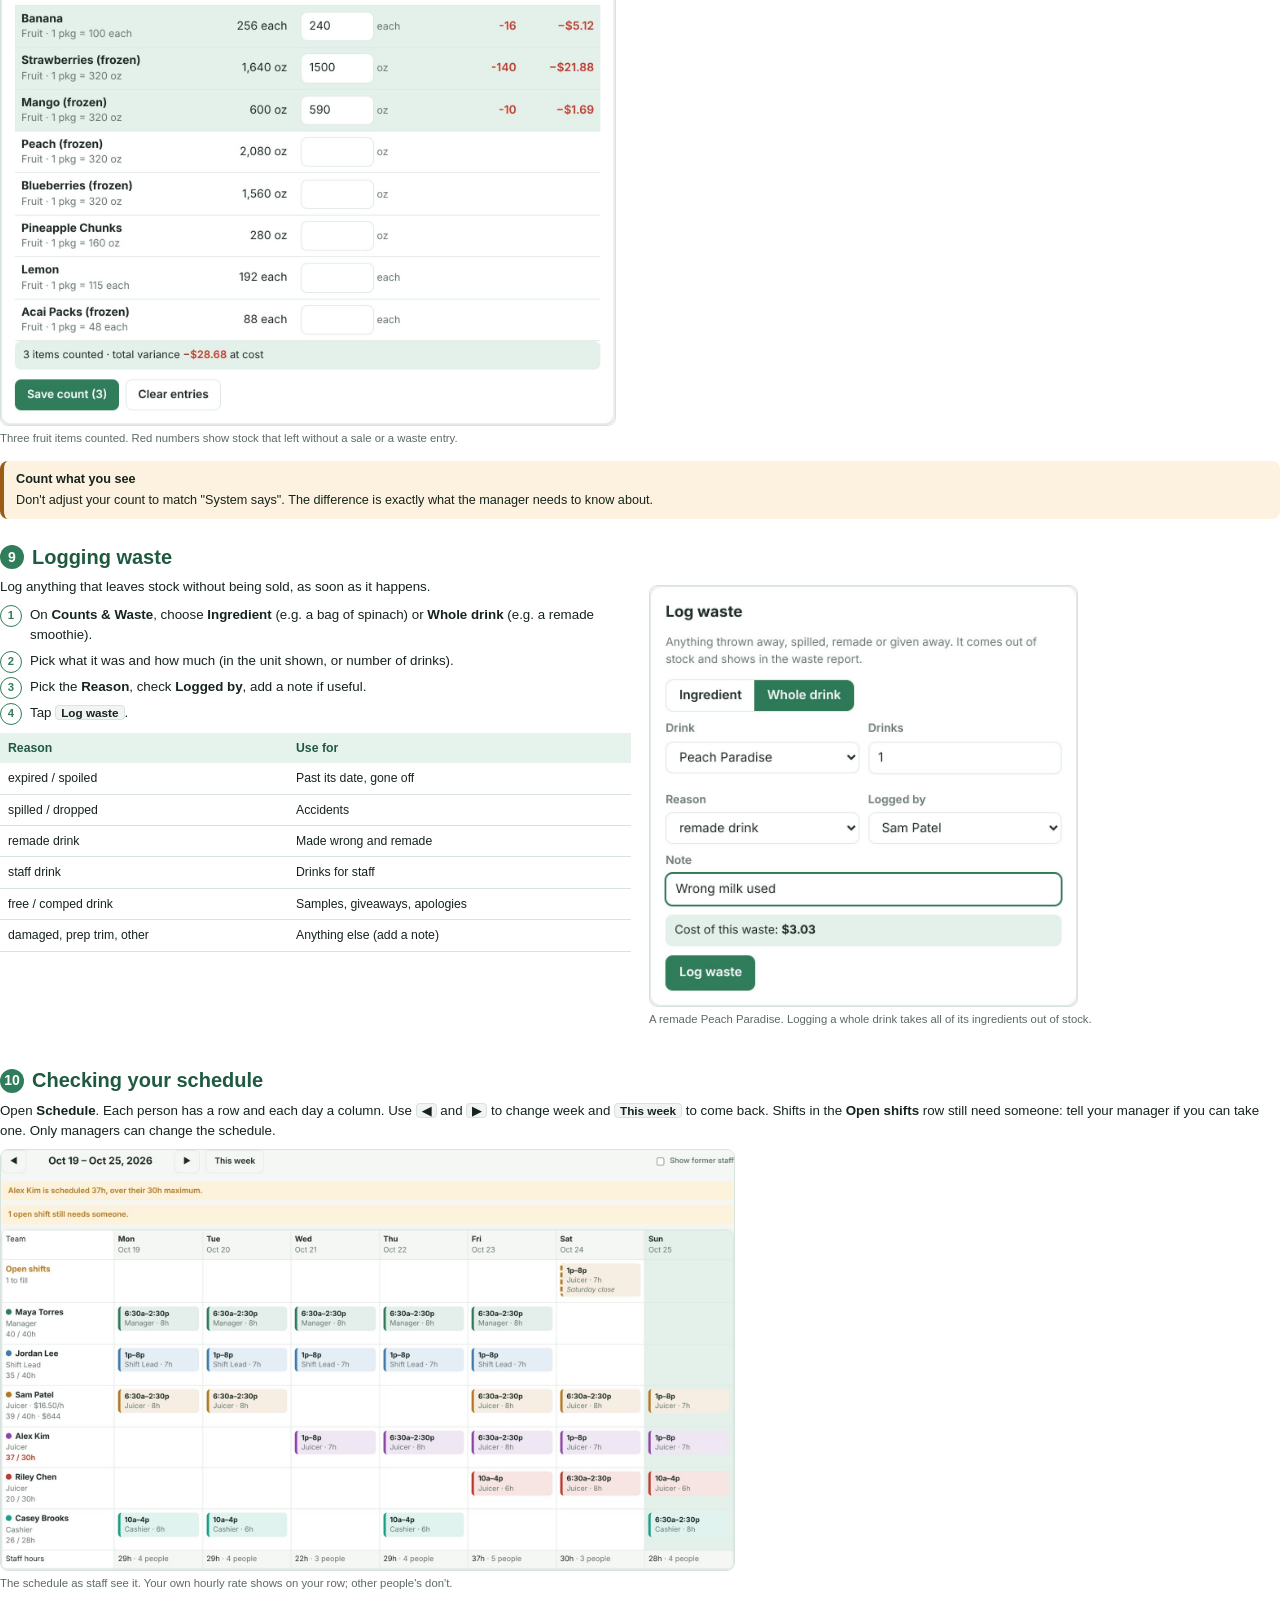
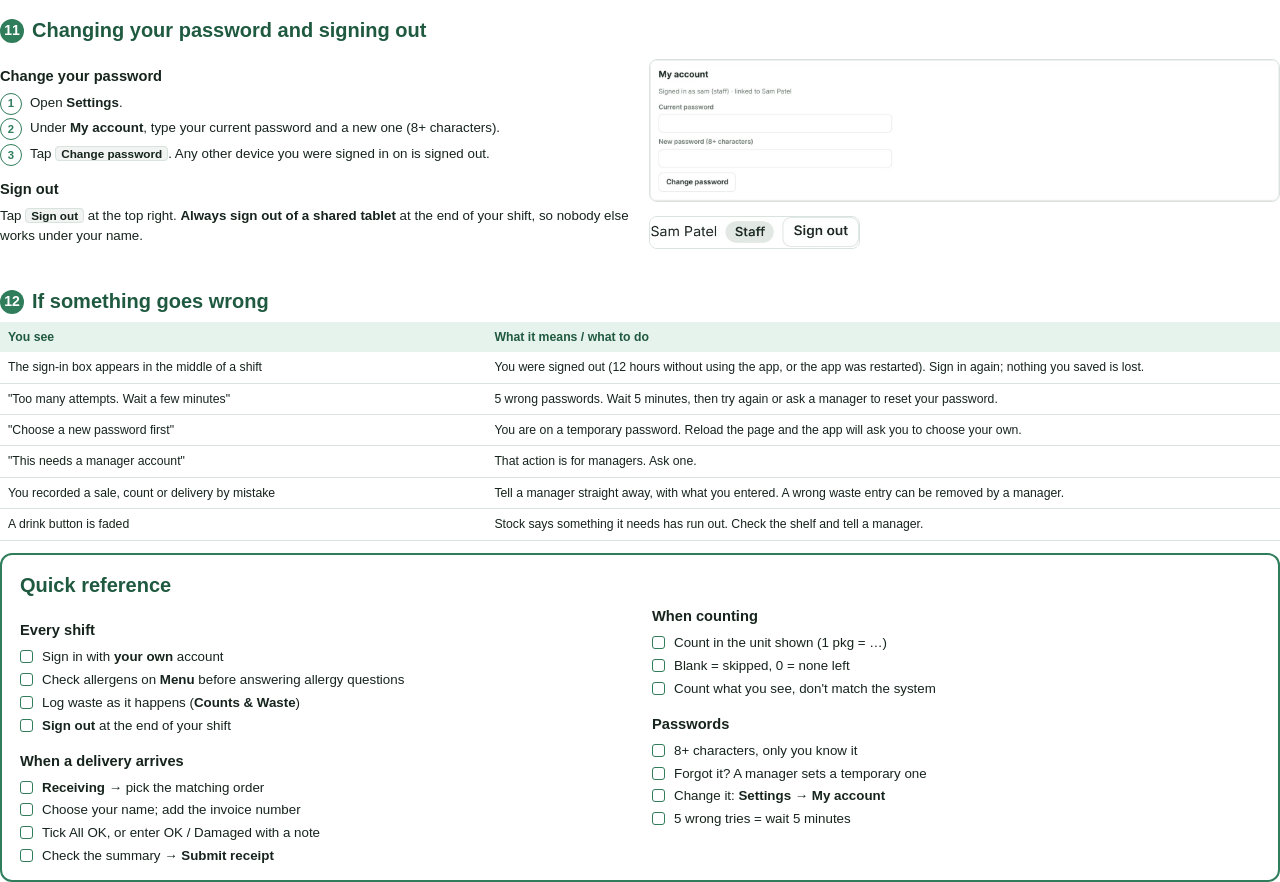
<file: docs/manuals/staff-guide.html>
<!doctype html>
<html lang="en">
<head>
<meta charset="utf-8">
<title>Staff Guide · Menu &amp; Inventory</title>
<link rel="stylesheet" href="manual.css">
<style>:root { --doc-title: "Menu & Inventory · Staff guide"; }</style>
</head>
<body>

<div class="cover">
  <div class="brand"><span class="mark">M</span> Menu &amp; Inventory</div>
  <h1>Staff guide</h1>
  <p>Everything you need for a shift: signing in, recording sales, checking allergens, receiving deliveries,
    counting stock, logging waste and checking your schedule. Keep it by the counter.</p>
</div>

<div class="tip"><b>Before you start</b>
  Your manager gives you a <b>username</b> and a <b>temporary password</b>, and tells you the app's address
  (on the shop tablet it is usually already bookmarked). If anything in this guide looks different on your screen, ask your manager.</div>

<section>
  <h2><span class="num">1</span>Signing in</h2>
  <div class="row">
    <div>
      <ol class="steps">
        <li>Open the app on the shop tablet or computer. If you are not signed in you will see the <b>Sign in</b> box.</li>
        <li>Type your <b>username</b> and <b>password</b>. Usernames are not case-sensitive; passwords are.</li>
        <li>Tap <span class="ui">Sign in</span>. You start on the <b>Record Sales</b> tab.</li>
      </ol>
      <div class="note"><b>"Wrong username or password"</b>
        Check caps lock and try again. After <b>5 wrong tries</b> the app makes you wait <b>5 minutes</b> before trying that
        username again. If you still can't get in, see <b>Forgot your password?</b> below.</div>
    </div>
    <figure class="small"><img src="img/login.jpg" alt="Sign in box"><figcaption>The sign-in box.</figcaption></figure>
  </div>
</section>

<section>
  <h2><span class="num">2</span>Your first sign-in: choose your own password</h2>
  <div class="row">
    <div>
      <p>The first time you sign in with a temporary password, the app asks you to choose your own before you can do anything else.</p>
      <ol class="steps">
        <li>Type a new password: <b>at least 8 characters</b>, and different from the temporary one.</li>
        <li>Type it again in <b>New password again</b>.</li>
        <li>Tap <span class="ui">Save password and continue</span>.</li>
      </ol>
      <div class="warn"><b>Keep it to yourself</b>
        Everything you do is recorded under your name: sales, deliveries you receive, counts and waste.
        Never share your password or sign in for someone else.</div>
    </div>
    <figure class="small"><img src="img/change-password.jpg" alt="Choose your own password"><figcaption>Choosing your own password.</figcaption></figure>
  </div>
</section>

<section>
  <h2><span class="num">3</span>Forgot your password?</h2>
  <ol class="steps">
    <li>Ask a <b>manager</b> (or the owner). Nobody can look up your old password; they set a new <b>temporary</b> one for you.</li>
    <li>Sign in with the temporary password they give you.</li>
    <li>The app asks you to choose your own password, exactly as on your first sign-in (section 2).</li>
  </ol>
  <div class="note"><b>Locked out after too many tries?</b> A new password doesn't lift the 5-minute wait. Wait 5 minutes, then sign in with the new one.</div>
</section>

<section>
  <h2><span class="num">4</span>Finding your way around</h2>
  <figure><img src="img/staff-topbar.jpg" alt="The tabs along the top"><figcaption>The tabs along the top, with your name and <b>Sign out</b> on the right.</figcaption></figure>
  <table>
    <tr><th style="width:24%">Tab</th><th>Use it to</th></tr>
    <tr><td><b>Menu</b></td><td>See every drink, its ingredients and its <b>allergens</b>.</td></tr>
    <tr><td><b>Record Sales</b></td><td>Ring up drinks so their ingredients come out of stock (if your shop does this here; see section 5).</td></tr>
    <tr><td><b>Receiving</b></td><td>Check in a delivery against its order.</td></tr>
    <tr><td><b>Counts &amp; Waste</b></td><td>Count what's on the shelf, and log anything thrown away, spilled, remade or given away.</td></tr>
    <tr><td><b>Schedule</b></td><td>See who is working when, including your own shifts.</td></tr>
    <tr><td><b>Settings</b></td><td>Change your password.</td></tr>
  </table>
</section>

<section>
  <h2><span class="num">5</span>Recording a sale</h2>
  <div class="warn"><b>Ask your manager first</b>
    Many shops bring sales in automatically from the till system each day. If yours does, <b>don't</b> also record
    sales here, or every drink is counted twice and stock goes wrong.</div>
  <ol class="steps">
    <li>Open <b>Record Sales</b>. Tap a drink to add it to the <b>Ticket</b>; tap again for another. A green number shows how many are on the ticket.</li>
    <li>Fix mistakes on the ticket with <span class="ui">−</span> and <span class="ui">+</span>, or tap <span class="ui">Clear</span> to start over.</li>
    <li>Optional: open <b>Ingredients this will use</b> to see exactly what comes out of stock.</li>
    <li>Tap <span class="ui">Record sale</span>. The ingredients are deducted straight away.</li>
  </ol>
  <figure><img src="img/staff-sell.jpg" alt="Record Sales screen with a ticket"><figcaption>Three drinks on the ticket. Allergen warnings (⚠) show under drinks that contain them. A faded button means the shop has run out of something that drink needs.</figcaption></figure>
</section>

<section>
  <h2><span class="num">6</span>When a customer asks about allergies</h2>
  <div class="row">
    <div>
      <p>Every drink that contains one of the nine major allergens shows a <b>⚠ Contains:</b> line on the <b>Menu</b> tab and under its button on
        <b>Record Sales</b>. The list comes from the drink's ingredients.</p>
      <ol class="steps">
        <li>Open <b>Menu</b> and find the drink (use the search box).</li>
        <li>Read the <b>Contains</b> line, and the ingredient list above it.</li>
        <li>Tell the customer what it contains. If they have a serious allergy, follow your shop's allergy procedure.</li>
      </ol>
      <div class="warn"><b>The app can't see the blender</b>
        It lists what is <i>in</i> the recipe. It does not know about shared blenders, scoops or cross-contact.
        Never promise a drink is "allergen-free".</div>
    </div>
    <figure class="small" style="max-width:2.6in"><img src="img/staff-menu-card.jpg" alt="Menu card with allergen line"><figcaption>PB Power contains milk, tree nuts (almond milk) and peanuts.</figcaption></figure>
  </div>
</section>

<section class="newpage">
  <h2><span class="num">7</span>Receiving a delivery</h2>
  <p class="lead">When a delivery arrives, check what's actually in the boxes against the order before you put it away.</p>
  <div class="row">
    <div>
      <ol class="steps">
        <li>Open <b>Receiving</b>. Expected orders are listed on the left with a badge: <b>due today</b>, <b>due in 2 days</b>, or <b>3 days late</b>.</li>
        <li>Tap the order that matches the supplier's packing slip or invoice (search by order number, e.g. <b>PO-003</b>, or supplier name).</li>
      </ol>
    </div>
    <figure class="small"><img src="img/recv-list.jpg" alt="Orders waiting to be received"><figcaption>Orders waiting to be received.</figcaption></figure>
  </div>
  <ol class="steps" start="3" style="counter-reset: s 2">
    <li>Choose your name in <b>Received by</b>. The date and time fill in by themselves. Type the <b>tracking or invoice number</b> if there is one.</li>
    <li>For each item, count the packages:
      <ul>
        <li>Everything there and in good shape: tick <b>All OK</b>. (If the whole delivery is fine, tap <span class="ui">✓ Everything arrived in good condition</span>.)</li>
        <li>Something missing or damaged: type how many arrived <b>OK</b> and how many are <b>Damaged</b>, and add a short <b>Note</b> (e.g. "carton leaking").</li>
      </ul></li>
    <li>Tick <b>Outer packaging damaged</b> or <b>Wrong or extra items</b> if that applies, and add anything else in <b>Delivery notes</b>.</li>
    <li>Read the green summary: what will be added to stock, and what is still on order.</li>
    <li>Tap <span class="ui">Submit receipt</span> and confirm.</li>
  </ol>
  <figure class="tall"><img src="img/recv-form.jpg" alt="Receiving form filled in"><figcaption>Yogurt all OK; almond milk 1 OK and 1 damaged. The missing carton stays on order, so the order shows as <b>partly received</b>.</figcaption></figure>
  <table>
    <tr><th style="width:38%">Situation</th><th>What to do</th></tr>
    <tr><td>Some items didn't come</td><td>Enter only what arrived. The rest stays on order and the order stays in the list, so the next delivery can be checked in against it.</td></tr>
    <tr><td>Damaged items</td><td>Count them as <b>Damaged</b>, not OK. Damaged items are not added to stock. Keep them aside and photograph them if your manager asks.</td></tr>
    <tr><td>"Nothing else is coming — close this order short"</td><td>Only tick this if your manager or the supplier says the missing items won't be sent.</td></tr>
    <tr><td>Invoice $/pkg column</td><td>Leave blank unless your manager asks you to copy in a price from the invoice.</td></tr>
  </table>
  <div class="row">
    <div>
      <h3>The delivery is late</h3>
      <p>Open the order, tap <b>Delivery delayed? Log it</b>, write what happened (e.g. "supplier called, truck a day late"), set the
        new expected date, and tap <span class="ui">Log delay</span>.</p>
    </div>
    <figure class="medium"><img src="img/recv-delay.jpg" alt="Log a delay"></figure>
  </div>
</section>

<section>
  <h2><span class="num">8</span>Counting stock</h2>
  <p class="lead">Your manager will tell you what to count and when (often a few high-value items at closing).</p>
  <ol class="steps">
    <li>Open <b>Counts &amp; Waste</b>. Check your name in <b>Counted by</b>; add a note such as "Sunday close count".</li>
    <li>Use the category list or the filter box to find the items you are counting.</li>
    <li>Count what is really on the shelf and type it in the item's unit (oz, fl oz, each…). The grey line shows how much is in one
      package, e.g. <b>1 pkg = 320 oz</b>: 3 full bags plus a half bag = 960 + 160 = <b>1,120 oz</b>.</li>
    <li>Leave items you didn't count <b>blank</b> (not 0). Blank means "skipped"; 0 means "none left".</li>
    <li>Tap <span class="ui">Save count</span> and confirm.</li>
  </ol>
  <figure class="tall"><img src="img/count.jpg" alt="Stock count with three items counted"><figcaption>Three fruit items counted. Red numbers show stock that left without a sale or a waste entry.</figcaption></figure>
  <div class="warn"><b>Count what you see</b>
    Don't adjust your count to match "System says". The difference is exactly what the manager needs to know about.</div>
</section>

<section>
  <h2><span class="num">9</span>Logging waste</h2>
  <div class="row">
    <div>
      <p>Log anything that leaves stock without being sold, as soon as it happens.</p>
      <ol class="steps">
        <li>On <b>Counts &amp; Waste</b>, choose <b>Ingredient</b> (e.g. a bag of spinach) or <b>Whole drink</b> (e.g. a remade smoothie).</li>
        <li>Pick what it was and how much (in the unit shown, or number of drinks).</li>
        <li>Pick the <b>Reason</b>, check <b>Logged by</b>, add a note if useful.</li>
        <li>Tap <span class="ui">Log waste</span>.</li>
      </ol>
      <table>
        <tr><th>Reason</th><th>Use for</th></tr>
        <tr><td>expired / spoiled</td><td>Past its date, gone off</td></tr>
        <tr><td>spilled / dropped</td><td>Accidents</td></tr>
        <tr><td>remade drink</td><td>Made wrong and remade</td></tr>
        <tr><td>staff drink</td><td>Drinks for staff</td></tr>
        <tr><td>free / comped drink</td><td>Samples, giveaways, apologies</td></tr>
        <tr><td>damaged, prep trim, other</td><td>Anything else (add a note)</td></tr>
      </table>
    </div>
    <figure><img src="img/waste.jpg" alt="Log waste form"><figcaption>A remade Peach Paradise. Logging a whole drink takes all of its ingredients out of stock.</figcaption></figure>
  </div>
</section>

<section>
  <h2><span class="num">10</span>Checking your schedule</h2>
  <p>Open <b>Schedule</b>. Each person has a row and each day a column. Use <span class="ui">◀</span> and <span class="ui">▶</span> to change
    week and <span class="ui">This week</span> to come back. Shifts in the <b>Open shifts</b> row still need someone: tell your manager if you can take one.
    Only managers can change the schedule.</p>
  <figure><img src="img/staff-schedule.jpg" alt="Schedule, staff view"><figcaption>The schedule as staff see it. Your own hourly rate shows on your row; other people's don't.</figcaption></figure>
</section>

<section>
  <h2><span class="num">11</span>Changing your password and signing out</h2>
  <div class="row">
    <div>
      <h3>Change your password</h3>
      <ol class="steps">
        <li>Open <b>Settings</b>.</li>
        <li>Under <b>My account</b>, type your current password and a new one (8+ characters).</li>
        <li>Tap <span class="ui">Change password</span>. Any other device you were signed in on is signed out.</li>
      </ol>
      <h3>Sign out</h3>
      <p>Tap <span class="ui">Sign out</span> at the top right. <b>Always sign out of a shared tablet</b> at the end of your shift, so nobody
        else works under your name.</p>
    </div>
    <div>
      <figure><img src="img/my-account.jpg" alt="My account"></figure>
      <figure class="tiny"><img src="img/signout.jpg" alt="Sign out button"></figure>
    </div>
  </div>
</section>

<section>
  <h2><span class="num">12</span>If something goes wrong</h2>
  <table>
    <tr><th style="width:38%">You see</th><th>What it means / what to do</th></tr>
    <tr><td>The sign-in box appears in the middle of a shift</td><td>You were signed out (12 hours without using the app, or the app was restarted). Sign in again; nothing you saved is lost.</td></tr>
    <tr><td>"Too many attempts. Wait a few minutes"</td><td>5 wrong passwords. Wait 5 minutes, then try again or ask a manager to reset your password.</td></tr>
    <tr><td>"Choose a new password first"</td><td>You are on a temporary password. Reload the page and the app will ask you to choose your own.</td></tr>
    <tr><td>"This needs a manager account"</td><td>That action is for managers. Ask one.</td></tr>
    <tr><td>You recorded a sale, count or delivery by mistake</td><td>Tell a manager straight away, with what you entered. A wrong waste entry can be removed by a manager.</td></tr>
    <tr><td>A drink button is faded</td><td>Stock says something it needs has run out. Check the shelf and tell a manager.</td></tr>
  </table>
</section>

<section class="newpage card-ref">
  <h2>Quick reference</h2>
  <div class="cols">
    <div>
      <h3>Every shift</h3>
      <ul class="check">
        <li>Sign in with <b>your own</b> account</li>
        <li>Check allergens on <b>Menu</b> before answering allergy questions</li>
        <li>Log waste as it happens (<b>Counts &amp; Waste</b>)</li>
        <li><b>Sign out</b> at the end of your shift</li>
      </ul>
    </div>
    <div>
      <h3>When a delivery arrives</h3>
      <ul class="check">
        <li><b>Receiving</b> → pick the matching order</li>
        <li>Choose your name; add the invoice number</li>
        <li>Tick All OK, or enter OK / Damaged with a note</li>
        <li>Check the summary → <b>Submit receipt</b></li>
      </ul>
    </div>
    <div>
      <h3>When counting</h3>
      <ul class="check">
        <li>Count in the unit shown (1 pkg = …)</li>
        <li>Blank = skipped, 0 = none left</li>
        <li>Count what you see, don't match the system</li>
      </ul>
    </div>
    <div>
      <h3>Passwords</h3>
      <ul class="check">
        <li>8+ characters, only you know it</li>
        <li>Forgot it? A manager sets a temporary one</li>
        <li>Change it: <b>Settings → My account</b></li>
        <li>5 wrong tries = wait 5 minutes</li>
      </ul>
    </div>
  </div>
</section>

</body>
</html>
</file>
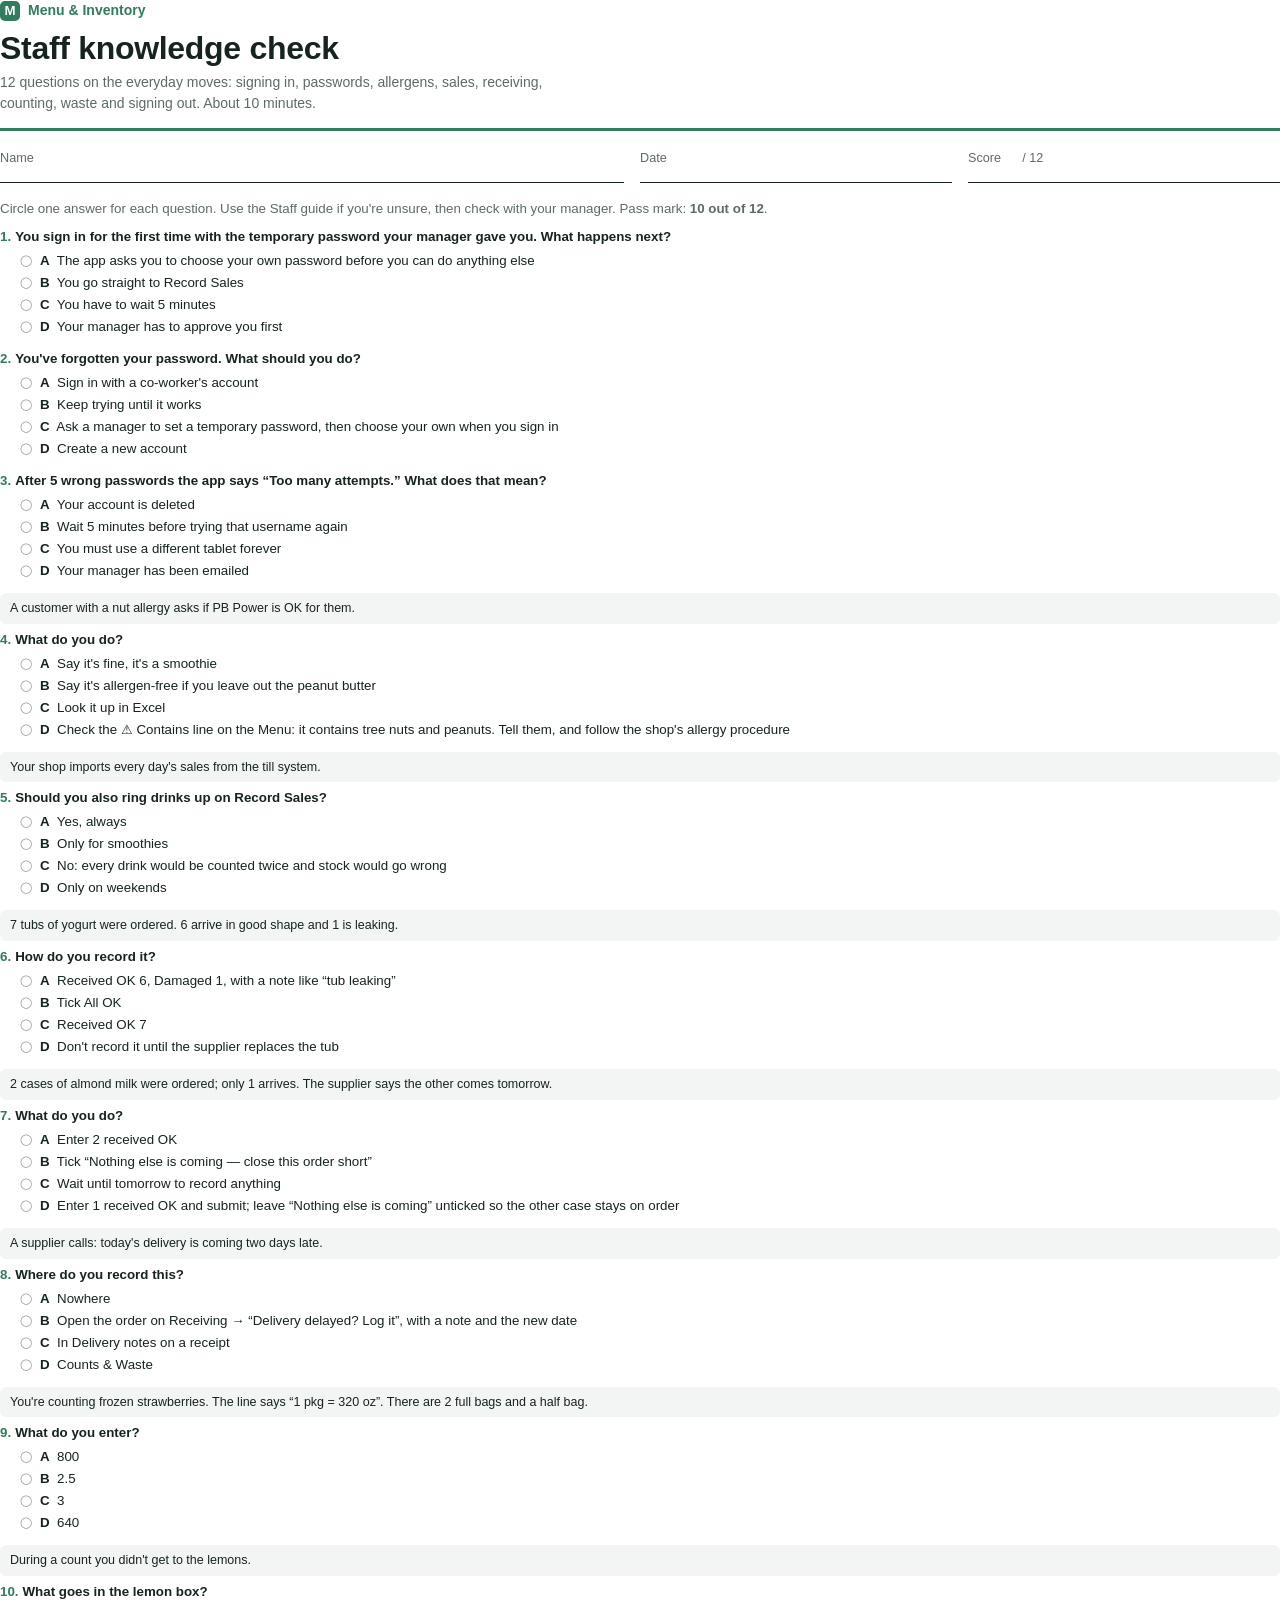
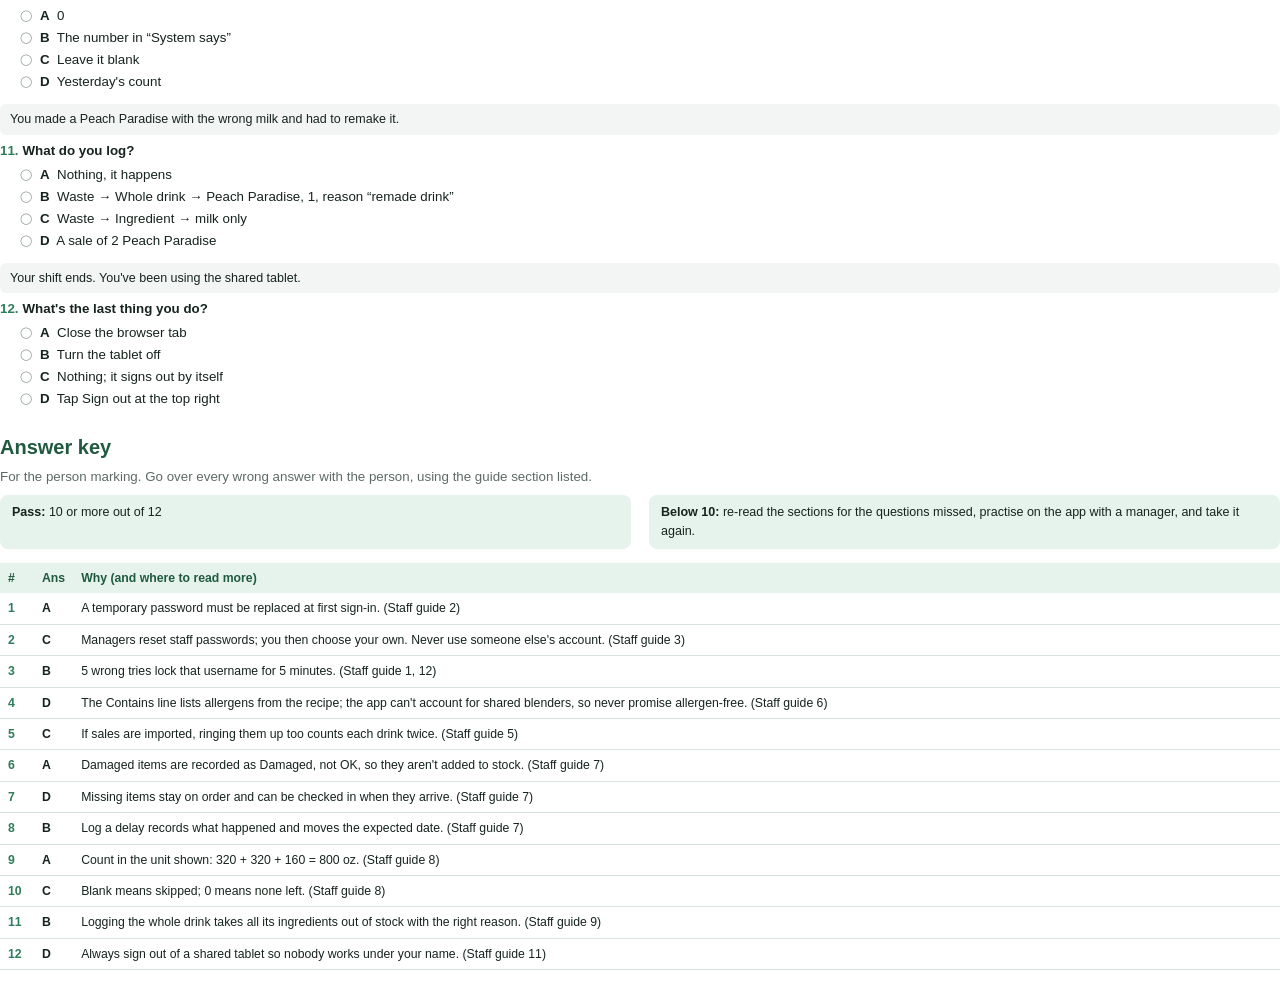
<file: docs/manuals/staff-quiz.html>
<!doctype html>
<html lang="en"><head><meta charset="utf-8"><title>Staff knowledge check</title>
<link rel="stylesheet" href="manual.css"><style>:root { --doc-title: "Menu & Inventory · Staff knowledge check"; }</style></head>
<body>
<div class="cover">
  <div class="brand"><span class="mark">M</span> Menu &amp; Inventory</div>
  <h1>Staff knowledge check</h1>
  <p>12 questions on the everyday moves: signing in, passwords, allergens, sales, receiving, counting, waste and signing out. About 10 minutes.</p>
</div>
<div class="who"><span>Name</span><span>Date</span><span>Score &nbsp;&nbsp;&nbsp;&nbsp; / 12</span></div>
<p class="lead">Circle one answer for each question. Use the Staff guide if you're unsure, then check with your manager.
  Pass mark: <b>10 out of 12</b>.</p>
<div class="q"><div class="stem"><span class="n">1.</span>You sign in for the first time with the temporary password your manager gave you. What happens next?</div><ol><li><b>A</b>&nbsp; The app asks you to choose your own password before you can do anything else</li><li><b>B</b>&nbsp; You go straight to Record Sales</li><li><b>C</b>&nbsp; You have to wait 5 minutes</li><li><b>D</b>&nbsp; Your manager has to approve you first</li></ol></div><div class="q"><div class="stem"><span class="n">2.</span>You&#x27;ve forgotten your password. What should you do?</div><ol><li><b>A</b>&nbsp; Sign in with a co-worker&#x27;s account</li><li><b>B</b>&nbsp; Keep trying until it works</li><li><b>C</b>&nbsp; Ask a manager to set a temporary password, then choose your own when you sign in</li><li><b>D</b>&nbsp; Create a new account</li></ol></div><div class="q"><div class="stem"><span class="n">3.</span>After 5 wrong passwords the app says “Too many attempts.” What does that mean?</div><ol><li><b>A</b>&nbsp; Your account is deleted</li><li><b>B</b>&nbsp; Wait 5 minutes before trying that username again</li><li><b>C</b>&nbsp; You must use a different tablet forever</li><li><b>D</b>&nbsp; Your manager has been emailed</li></ol></div><div class="q"><div class="scenario">A customer with a nut allergy asks if PB Power is OK for them.</div><div class="stem"><span class="n">4.</span>What do you do?</div><ol><li><b>A</b>&nbsp; Say it&#x27;s fine, it&#x27;s a smoothie</li><li><b>B</b>&nbsp; Say it&#x27;s allergen-free if you leave out the peanut butter</li><li><b>C</b>&nbsp; Look it up in Excel</li><li><b>D</b>&nbsp; Check the ⚠ Contains line on the Menu: it contains tree nuts and peanuts. Tell them, and follow the shop&#x27;s allergy procedure</li></ol></div><div class="q"><div class="scenario">Your shop imports every day&#x27;s sales from the till system.</div><div class="stem"><span class="n">5.</span>Should you also ring drinks up on Record Sales?</div><ol><li><b>A</b>&nbsp; Yes, always</li><li><b>B</b>&nbsp; Only for smoothies</li><li><b>C</b>&nbsp; No: every drink would be counted twice and stock would go wrong</li><li><b>D</b>&nbsp; Only on weekends</li></ol></div><div class="q"><div class="scenario">7 tubs of yogurt were ordered. 6 arrive in good shape and 1 is leaking.</div><div class="stem"><span class="n">6.</span>How do you record it?</div><ol><li><b>A</b>&nbsp; Received OK 6, Damaged 1, with a note like “tub leaking”</li><li><b>B</b>&nbsp; Tick All OK</li><li><b>C</b>&nbsp; Received OK 7</li><li><b>D</b>&nbsp; Don&#x27;t record it until the supplier replaces the tub</li></ol></div><div class="q"><div class="scenario">2 cases of almond milk were ordered; only 1 arrives. The supplier says the other comes tomorrow.</div><div class="stem"><span class="n">7.</span>What do you do?</div><ol><li><b>A</b>&nbsp; Enter 2 received OK</li><li><b>B</b>&nbsp; Tick “Nothing else is coming — close this order short”</li><li><b>C</b>&nbsp; Wait until tomorrow to record anything</li><li><b>D</b>&nbsp; Enter 1 received OK and submit; leave “Nothing else is coming” unticked so the other case stays on order</li></ol></div><div class="q"><div class="scenario">A supplier calls: today&#x27;s delivery is coming two days late.</div><div class="stem"><span class="n">8.</span>Where do you record this?</div><ol><li><b>A</b>&nbsp; Nowhere</li><li><b>B</b>&nbsp; Open the order on Receiving → “Delivery delayed? Log it”, with a note and the new date</li><li><b>C</b>&nbsp; In Delivery notes on a receipt</li><li><b>D</b>&nbsp; Counts &amp; Waste</li></ol></div><div class="q"><div class="scenario">You&#x27;re counting frozen strawberries. The line says “1 pkg = 320 oz”. There are 2 full bags and a half bag.</div><div class="stem"><span class="n">9.</span>What do you enter?</div><ol><li><b>A</b>&nbsp; 800</li><li><b>B</b>&nbsp; 2.5</li><li><b>C</b>&nbsp; 3</li><li><b>D</b>&nbsp; 640</li></ol></div><div class="q"><div class="scenario">During a count you didn&#x27;t get to the lemons.</div><div class="stem"><span class="n">10.</span>What goes in the lemon box?</div><ol><li><b>A</b>&nbsp; 0</li><li><b>B</b>&nbsp; The number in “System says”</li><li><b>C</b>&nbsp; Leave it blank</li><li><b>D</b>&nbsp; Yesterday&#x27;s count</li></ol></div><div class="q"><div class="scenario">You made a Peach Paradise with the wrong milk and had to remake it.</div><div class="stem"><span class="n">11.</span>What do you log?</div><ol><li><b>A</b>&nbsp; Nothing, it happens</li><li><b>B</b>&nbsp; Waste → Whole drink → Peach Paradise, 1, reason “remade drink”</li><li><b>C</b>&nbsp; Waste → Ingredient → milk only</li><li><b>D</b>&nbsp; A sale of 2 Peach Paradise</li></ol></div><div class="q"><div class="scenario">Your shift ends. You&#x27;ve been using the shared tablet.</div><div class="stem"><span class="n">12.</span>What&#x27;s the last thing you do?</div><ol><li><b>A</b>&nbsp; Close the browser tab</li><li><b>B</b>&nbsp; Turn the tablet off</li><li><b>C</b>&nbsp; Nothing; it signs out by itself</li><li><b>D</b>&nbsp; Tap Sign out at the top right</li></ol></div>
<section class="newpage">
  <h2>Answer key</h2>
  <p class="lead">For the person marking. Go over every wrong answer with the person, using the guide section listed.</p>
  <div class="score"><div><b>Pass:</b> 10 or more out of 12</div>
    <div><b>Below 10:</b> re-read the sections for the questions missed, practise on the app with a manager, and take it again.</div></div>
  <table class="key"><tr><th>#</th><th>Ans</th><th>Why (and where to read more)</th></tr><tr><td>1</td><td>A</td><td>A temporary password must be replaced at first sign-in. (Staff guide 2)</td></tr><tr><td>2</td><td>C</td><td>Managers reset staff passwords; you then choose your own. Never use someone else&#x27;s account. (Staff guide 3)</td></tr><tr><td>3</td><td>B</td><td>5 wrong tries lock that username for 5 minutes. (Staff guide 1, 12)</td></tr><tr><td>4</td><td>D</td><td>The Contains line lists allergens from the recipe; the app can&#x27;t account for shared blenders, so never promise allergen-free. (Staff guide 6)</td></tr><tr><td>5</td><td>C</td><td>If sales are imported, ringing them up too counts each drink twice. (Staff guide 5)</td></tr><tr><td>6</td><td>A</td><td>Damaged items are recorded as Damaged, not OK, so they aren&#x27;t added to stock. (Staff guide 7)</td></tr><tr><td>7</td><td>D</td><td>Missing items stay on order and can be checked in when they arrive. (Staff guide 7)</td></tr><tr><td>8</td><td>B</td><td>Log a delay records what happened and moves the expected date. (Staff guide 7)</td></tr><tr><td>9</td><td>A</td><td>Count in the unit shown: 320 + 320 + 160 = 800 oz. (Staff guide 8)</td></tr><tr><td>10</td><td>C</td><td>Blank means skipped; 0 means none left. (Staff guide 8)</td></tr><tr><td>11</td><td>B</td><td>Logging the whole drink takes all its ingredients out of stock with the right reason. (Staff guide 9)</td></tr><tr><td>12</td><td>D</td><td>Always sign out of a shared tablet so nobody works under your name. (Staff guide 11)</td></tr></table>
</section>
</body></html>
</file>
<file: docs/manuals/manual.css>
/* Shared print styles for the staff guide, manager guide and knowledge checks. */
@page {
  size: Letter;
  margin: 0.6in 0.65in 0.7in;
  @bottom-left { content: var(--doc-title, ""); font: 8pt Inter, sans-serif; color: #6b7a72; }
  @bottom-right { content: "Page " counter(page) " of " counter(pages); font: 8pt Inter, sans-serif; color: #6b7a72; }
}
@page :first { @bottom-left { content: ""; } }

:root { --green: #2f7d5b; --green-dark: #1f5a40; --soft: #e6f2ec; --ink: #16241d; --muted: #5d6b64; --line: #d9e3dd;
  --warn: #9a5b12; --warn-soft: #fdf1df; --bad: #b3261e; --bad-soft: #fbe6e3; }
* { box-sizing: border-box; }
html { -webkit-print-color-adjust: exact; print-color-adjust: exact; }
body { margin: 0; font: 10pt/1.5 Inter, "Liberation Sans", sans-serif; color: var(--ink); }
b, strong { font-weight: 650; }

.cover { border-bottom: 3px solid var(--green); padding-bottom: 14px; margin-bottom: 18px; }
.cover .brand { display: flex; align-items: center; gap: 8px; color: var(--green); font-weight: 700; font-size: 10.5pt; }
.cover .mark { width: 20px; height: 20px; border-radius: 5px; background: var(--green); color: #fff; display: grid; place-items: center; font-weight: 800; font-size: 10pt; }
.cover h1 { font: 750 24pt/1.1 "Inter Display", Inter, sans-serif; margin: 10px 0 6px; letter-spacing: -0.3px; }
.cover p { margin: 0; color: var(--muted); font-size: 10.5pt; max-width: 6.2in; }

h2 { font: 700 15pt/1.2 "Inter Display", Inter, sans-serif; color: var(--green-dark); margin: 22px 0 8px; padding-top: 4px;
  break-after: avoid; }
h2 .num { display: inline-grid; place-items: center; width: 24px; height: 24px; border-radius: 50%; background: var(--green);
  color: #fff; font-size: 10.5pt; margin-right: 8px; vertical-align: 2px; }
h3 { font-size: 11pt; margin: 14px 0 6px; break-after: avoid; }
p { margin: 0 0 8px; }
.lead { color: var(--muted); }
.newpage { break-before: page; }
section { break-inside: auto; }

ol.steps { counter-reset: s; list-style: none; padding: 0; margin: 6px 0 10px; }
ol.steps > li { counter-increment: s; position: relative; padding-left: 30px; margin-bottom: 6px; break-inside: avoid; }
ol.steps > li::before { content: counter(s); position: absolute; left: 0; top: 0; width: 20px; height: 20px; border-radius: 50%;
  border: 1.5px solid var(--green); color: var(--green); font-weight: 700; font-size: 8.5pt; display: grid; place-items: center; }
ul { margin: 4px 0 10px; padding-left: 18px; }
li { margin-bottom: 3px; }

figure { margin: 8px 0 14px; break-inside: avoid; }
figure img { display: block; max-width: 100%; max-height: 4.4in; width: auto; border: 1px solid var(--line); border-radius: 8px; }
figure.small img { max-width: 3.4in; }
figure.medium img { max-width: 5in; }
figure.tiny img { max-width: 2.2in; }
figure.tall img { max-height: 6.4in; }
figcaption { font-size: 8.5pt; color: var(--muted); margin-top: 4px; }
.row { display: grid; grid-template-columns: 1fr 1fr; gap: 18px; align-items: start; }
.row > * { min-width: 0; }

.note, .tip, .warn { border-radius: 8px; padding: 9px 12px; margin: 8px 0 12px; break-inside: avoid; font-size: 9.5pt; }
.tip { background: var(--soft); border-left: 4px solid var(--green); }
.note { background: #f3f5f4; border-left: 4px solid #9aa8a1; }
.warn { background: var(--warn-soft); border-left: 4px solid var(--warn); }
.tip b:first-child, .note b:first-child, .warn b:first-child { display: block; margin-bottom: 2px; }

table { width: 100%; border-collapse: collapse; margin: 6px 0 12px; font-size: 9.2pt; break-inside: auto; }
th { text-align: left; background: var(--soft); color: var(--green-dark); font-weight: 650; padding: 6px 8px; }
td { padding: 6px 8px; border-bottom: 1px solid var(--line); vertical-align: top; }
tr { break-inside: avoid; }
kbd, .ui { font: 600 8.8pt Inter, sans-serif; background: #f1f4f2; border: 1px solid var(--line); border-radius: 4px; padding: 0 5px; white-space: nowrap; }

.card-ref { border: 2px solid var(--green); border-radius: 12px; padding: 14px 18px; break-inside: avoid; }
.card-ref h2 { margin-top: 0; }
.cols { columns: 2; column-gap: 24px; }
.cols > * { break-inside: avoid; }
.check { list-style: none; padding-left: 0; }
.check li { padding-left: 22px; position: relative; }
.check li::before { content: ""; position: absolute; left: 0; top: 3px; width: 11px; height: 11px; border: 1.5px solid var(--green); border-radius: 3px; }

/* knowledge checks */
.who { display: grid; grid-template-columns: 2fr 1fr 1fr; gap: 16px; margin: 10px 0 16px; font-size: 9.5pt; }
.who span { border-bottom: 1px solid var(--ink); padding-bottom: 14px; color: var(--muted); }
.q { break-inside: avoid; margin-bottom: 12px; }
.q .stem { font-weight: 600; margin-bottom: 4px; }
.q .stem .n { color: var(--green); margin-right: 4px; }
.q ol { list-style: none; padding-left: 20px; margin: 0; }
.q ol li { margin-bottom: 2px; }
.q ol li::before { content: "\25EF"; font-size: 8pt; color: #8a978f; margin-right: 8px; vertical-align: 1px; }
.q .scenario { background: #f3f5f4; border-radius: 6px; padding: 6px 10px; margin-bottom: 6px; font-size: 9.4pt; }
.key td:first-child { width: 34px; font-weight: 700; color: var(--green); }
.key td:nth-child(2) { width: 30px; font-weight: 700; }
.score { display: flex; gap: 18px; margin: 8px 0 14px; }
.score div { flex: 1; border-radius: 8px; padding: 8px 12px; background: var(--soft); font-size: 9.4pt; }
</file>
